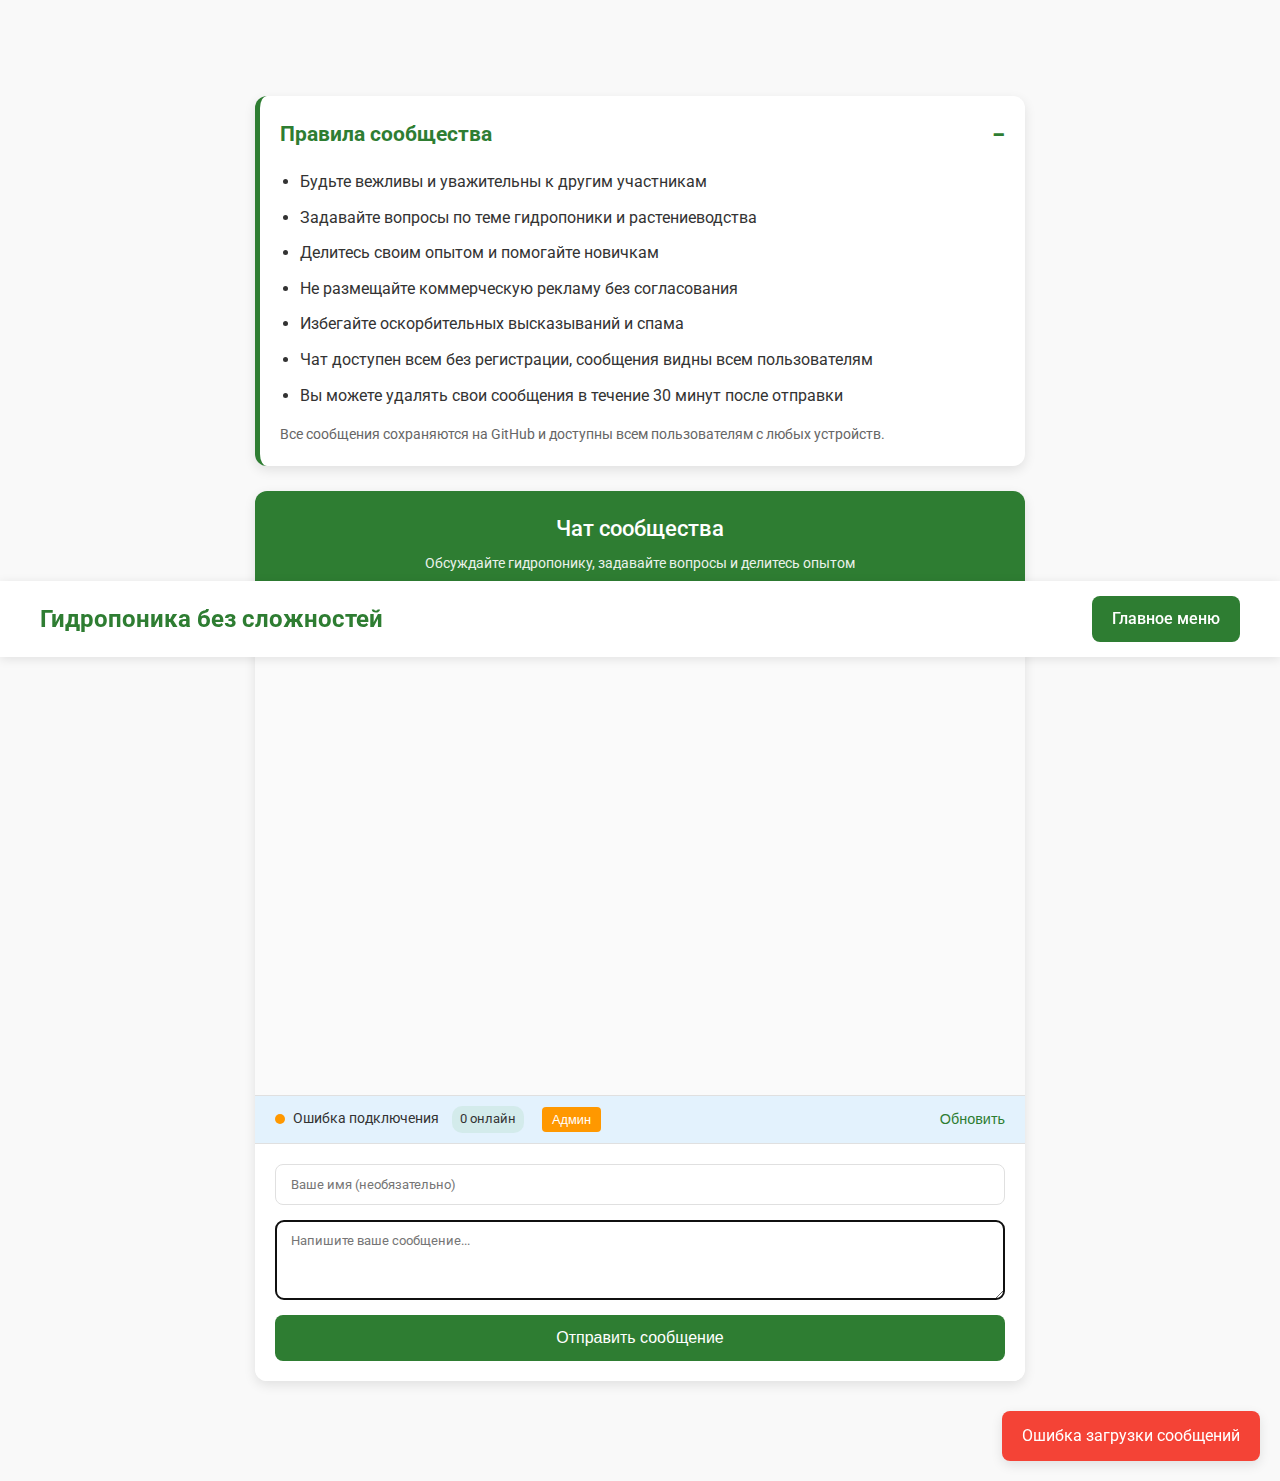
<file: index.html>
<!DOCTYPE html>
<html lang="ru">
<head>
    <meta charset="UTF-8">
    <meta name="viewport" content="width=device-width, initial-scale=1.0">
    <title>Чат сообщества | Гидропоника без сложностей</title>
    <link href="https://fonts.googleapis.com/css2?family=Roboto:wght@300;400;500;700&display=swap" rel="stylesheet">
    <style>
        :root {
            --primary-green: #2e7d32;
            --light-green: #4caf50;
            --background: #f9f9f9;
            --card-bg: #ffffff;
            --text: #333333;
            --border: #e0e0e0;
            --shadow: rgba(0, 0, 0, 0.1);
            --hover: #f5f5f5;
        }
        
        * {
            margin: 0;
            padding: 0;
            box-sizing: border-box;
        }
        
        body {
            font-family: 'Roboto', sans-serif;
            background-color: var(--background);
            color: var(--text);
            line-height: 1.6;
            padding-bottom: 80px;
        }
        
        .header {
            background-color: white;
            padding: 15px 20px;
            box-shadow: 0 2px 10px var(--shadow);
            position: sticky;
            top: 0;
            z-index: 100;
        }
        
        .nav-container {
            display: flex;
            justify-content: space-between;
            align-items: center;
            max-width: 1200px;
            margin: 0 auto;
        }
        
        .logo {
            font-size: 1.5rem;
            font-weight: 700;
            color: var(--primary-green);
            text-decoration: none;
        }
        
        .menu-button {
            background-color: var(--primary-green);
            color: white;
            border: none;
            padding: 10px 20px;
            border-radius: 8px;
            font-weight: 500;
            cursor: pointer;
            text-decoration: none;
            display: inline-block;
            transition: background-color 0.3s;
        }
        
        .menu-button:hover {
            background-color: var(--light-green);
        }
        
        .container {
            max-width: 800px;
            margin: 20px auto;
            padding: 0 15px;
        }
        
        .rules-card {
            background-color: var(--card-bg);
            border-radius: 12px;
            padding: 20px;
            margin-bottom: 25px;
            box-shadow: 0 4px 12px var(--shadow);
            border-left: 5px solid var(--primary-green);
        }
        
        .rules-title {
            color: var(--primary-green);
            margin-bottom: 15px;
            font-size: 1.3rem;
            display: flex;
            align-items: center;
            cursor: pointer;
        }
        
        .rules-title:after {
            content: "−";
            margin-left: auto;
            font-size: 1.5rem;
        }
        
        .rules-content {
            margin-top: 10px;
        }
        
        .rules-list {
            padding-left: 20px;
        }
        
        .rules-list li {
            margin-bottom: 10px;
        }
        
        .chat-card {
            background-color: var(--card-bg);
            border-radius: 12px;
            overflow: hidden;
            box-shadow: 0 4px 12px var(--shadow);
        }
        
        .chat-header {
            background-color: var(--primary-green);
            color: white;
            padding: 20px;
            text-align: center;
        }
        
        .chat-title {
            font-size: 1.4rem;
            font-weight: 500;
        }
        
        .chat-subtitle {
            font-size: 0.9rem;
            opacity: 0.9;
            margin-top: 5px;
        }
        
        .messages-container {
            height: 500px;
            overflow-y: auto;
            padding: 20px;
            background-color: #fafafa;
        }
        
        .message {
            margin-bottom: 20px;
            padding: 15px;
            border-radius: 10px;
            background-color: white;
            position: relative;
            transition: background-color 0.2s;
            box-shadow: 0 2px 4px rgba(0,0,0,0.05);
            border-left: 4px solid var(--light-green);
        }
        
        .message:hover {
            background-color: var(--hover);
        }
        
        .message.reply {
            margin-left: 30px;
            border-left-color: #2196f3;
        }
        
        .message-header {
            display: flex;
            justify-content: space-between;
            margin-bottom: 8px;
            font-size: 0.9rem;
        }
        
        .message-user {
            font-weight: 500;
            color: var(--primary-green);
        }
        
        .message-time {
            color: #666;
            font-size: 0.8rem;
        }
        
        .message-content {
            margin-bottom: 10px;
            line-height: 1.5;
        }
        
        .message-reply-to {
            font-size: 0.85rem;
            color: #666;
            padding: 8px;
            background-color: #e8f5e9;
            border-radius: 6px;
            margin-bottom: 10px;
            border-left: 3px solid var(--light-green);
            font-style: italic;
        }
        
        .message-actions {
            display: flex;
            gap: 10px;
            margin-top: 10px;
        }
        
        .reply-button, .delete-button {
            background: none;
            border: none;
            font-size: 0.85rem;
            cursor: pointer;
            padding: 5px 10px;
            border-radius: 4px;
            transition: all 0.2s;
        }
        
        .reply-button {
            color: var(--light-green);
            border: 1px solid var(--light-green);
        }
        
        .reply-button:hover {
            background-color: rgba(76, 175, 80, 0.1);
        }
        
        .delete-button {
            color: #f44336;
            border: 1px solid #f44336;
        }
        
        .delete-button:hover {
            background-color: rgba(244, 67, 54, 0.1);
        }
        
        .no-messages {
            text-align: center;
            color: #666;
            padding: 40px 20px;
            font-style: italic;
        }
        
        .input-container {
            padding: 20px;
            border-top: 1px solid var(--border);
            background-color: var(--card-bg);
        }
        
        .input-group {
            display: flex;
            flex-direction: column;
            gap: 15px;
        }
        
        .username-input {
            padding: 12px 15px;
            border: 1px solid var(--border);
            border-radius: 8px;
            font-family: 'Roboto', sans-serif;
        }
        
        .message-input {
            padding: 12px 15px;
            border: 1px solid var(--border);
            border-radius: 8px;
            font-family: 'Roboto', sans-serif;
            min-height: 80px;
            resize: vertical;
        }
        
        .reply-info {
            padding: 10px 15px;
            background-color: #e8f5e9;
            border-radius: 8px;
            font-size: 0.9rem;
            display: flex;
            justify-content: space-between;
            align-items: center;
        }
        
        .cancel-reply {
            background: none;
            border: none;
            color: #d32f2f;
            cursor: pointer;
            font-size: 0.9rem;
        }
        
        .submit-button {
            background-color: var(--primary-green);
            color: white;
            border: none;
            padding: 14px;
            border-radius: 8px;
            font-weight: 500;
            cursor: pointer;
            transition: background-color 0.3s;
            font-size: 1rem;
        }
        
        .submit-button:hover {
            background-color: var(--light-green);
        }
        
        .submit-button:disabled {
            background-color: #cccccc;
            cursor: not-allowed;
        }
        
        .status-bar {
            padding: 10px 20px;
            background-color: #e3f2fd;
            border-top: 1px solid var(--border);
            display: flex;
            justify-content: space-between;
            align-items: center;
            font-size: 0.85rem;
        }
        
        .status-indicator {
            display: flex;
            align-items: center;
            gap: 8px;
        }
        
        .status-dot {
            width: 10px;
            height: 10px;
            border-radius: 50%;
            background-color: #4caf50;
        }
        
        .status-dot.offline {
            background-color: #f44336;
        }
        
        .refresh-button {
            background: none;
            border: none;
            color: var(--primary-green);
            cursor: pointer;
            font-size: 0.9rem;
            display: flex;
            align-items: center;
            gap: 5px;
        }
        
        .refresh-button:hover {
            text-decoration: underline;
        }
        
        @media (max-width: 768px) {
            .container {
                padding: 0 10px;
                margin: 10px auto;
            }
            
            .header {
                padding: 12px 15px;
            }
            
            .logo {
                font-size: 1.3rem;
            }
            
            .menu-button {
                padding: 8px 15px;
                font-size: 0.9rem;
            }
            
            .messages-container {
                height: 400px;
                padding: 15px;
            }
            
            .message {
                padding: 12px;
            }
            
            .message.reply {
                margin-left: 15px;
            }
            
            .input-container {
                padding: 15px;
            }
            
            .rules-card {
                padding: 15px;
            }
            
            .rules-title {
                font-size: 1.1rem;
            }
            
            .status-bar {
                padding: 8px 15px;
                flex-direction: column;
                gap: 5px;
                align-items: flex-start;
            }
            
            .message-actions {
                flex-direction: column;
                gap: 5px;
            }
        }
        
        @media (max-width: 480px) {
            .messages-container {
                height: 350px;
            }
            
            .chat-header {
                padding: 15px;
            }
            
            .chat-title {
                font-size: 1.2rem;
            }
            
            .message-header {
                flex-direction: column;
                gap: 5px;
            }
        }
        
        .new-message {
            animation: highlight 2s ease;
        }
        
        @keyframes highlight {
            0% { background-color: rgba(76, 175, 80, 0.2); }
            100% { background-color: white; }
        }
        
        .typing-indicator {
            padding: 10px 20px;
            font-style: italic;
            color: #666;
            font-size: 0.9rem;
            display: none;
        }
        
        .loading {
            text-align: center;
            padding: 20px;
            color: #666;
        }
        
        .loading:after {
            content: '...';
            animation: dots 1.5s steps(4, end) infinite;
        }
        
        @keyframes dots {
            0%, 20% { content: ''; }
            40% { content: '.'; }
            60% { content: '..'; }
            80%, 100% { content: '...'; }
        }
        
        .notification {
            position: fixed;
            bottom: 20px;
            right: 20px;
            background-color: var(--primary-green);
            color: white;
            padding: 12px 20px;
            border-radius: 8px;
            box-shadow: 0 4px 12px var(--shadow);
            z-index: 1000;
            transform: translateY(100px);
            opacity: 0;
            transition: all 0.3s ease;
            max-width: 300px;
        }
        
        .notification.show {
            transform: translateY(0);
            opacity: 1;
        }
        
        .notification.error {
            background-color: #f44336;
        }
        
        .notification.info {
            background-color: #2196f3;
        }
        
        .notification.warning {
            background-color: #ff9800;
        }
        
        .admin-controls {
            background-color: var(--card-bg);
            border-radius: 12px;
            padding: 20px;
            margin-top: 25px;
            box-shadow: 0 4px 12px var(--shadow);
            border-left: 5px solid #ff9800;
        }
        
        .admin-title {
            color: #333;
            margin-bottom: 15px;
            font-size: 1.2rem;
            display: flex;
            align-items: center;
            gap: 10px;
        }
        
        .admin-buttons {
            display: flex;
            gap: 10px;
            flex-wrap: wrap;
        }
        
        .admin-button {
            background-color: #ff9800;
            color: white;
            border: none;
            padding: 10px 15px;
            border-radius: 8px;
            cursor: pointer;
            font-weight: 500;
            transition: background-color 0.3s;
            flex: 1;
            min-width: 150px;
        }
        
        .admin-button:hover {
            background-color: #f57c00;
        }
        
        .admin-button.delete-all {
            background-color: #f44336;
        }
        
        .admin-button.delete-all:hover {
            background-color: #d32f2f;
        }
        
        .admin-info {
            font-size: 0.9rem;
            color: #666;
            margin-top: 10px;
            line-height: 1.5;
        }
        
        .deleting {
            animation: pulse 1.5s infinite;
        }
        
        @keyframes pulse {
            0% { opacity: 1; }
            50% { opacity: 0.5; }
            100% { opacity: 1; }
        }
        
        .connection-status {
            position: fixed;
            top: 80px;
            right: 20px;
            padding: 8px 15px;
            border-radius: 20px;
            font-size: 0.8rem;
            background-color: rgba(76, 175, 80, 0.1);
            color: var(--primary-green);
            border: 1px solid rgba(76, 175, 80, 0.3);
            display: none;
        }
        
        .user-count {
            background-color: rgba(76, 175, 80, 0.1);
            padding: 3px 8px;
            border-radius: 10px;
            font-size: 0.8rem;
            margin-left: 5px;
        }
        
        .admin-badge {
            background-color: #ff9800;
            color: white;
            padding: 2px 8px;
            border-radius: 10px;
            font-size: 0.7rem;
            font-weight: 500;
        }
    </style>
</head>
<body>
    <header class="header">
        <div class="nav-container">
            <a href="#" class="logo">Гидропоника без сложностей</a>
            <a href="https://maksimf71.github.io/hydrohelper/" class="menu-button">Главное меню</a>
        </div>
    </header>
    
    <main class="container">
        <section class="rules-card">
            <h2 class="rules-title">Правила сообщества</h2>
            <div class="rules-content">
                <ul class="rules-list">
                    <li>Будьте вежливы и уважительны к другим участникам</li>
                    <li>Задавайте вопросы по теме гидропоники и растениеводства</li>
                    <li>Делитесь своим опытом и помогайте новичкам</li>
                    <li>Не размещайте коммерческую рекламу без согласования</li>
                    <li>Избегайте оскорбительных высказываний и спама</li>
                    <li>Чат доступен всем без регистрации, сообщения видны всем пользователям</li>
                    <li>Вы можете удалять свои сообщения в течение 30 минут после отправки</li>
                </ul>
                <p style="margin-top: 15px; font-size: 0.9rem; color: #666;">
                    Все сообщения сохраняются на GitHub и доступны всем пользователям с любых устройств.
                </p>
            </div>
        </section>
        
        <section class="chat-card">
            <div class="chat-header">
                <h1 class="chat-title">Чат сообщества</h1>
                <p class="chat-subtitle" id="chatSubtitle">Обсуждайте гидропонику, задавайте вопросы и делитесь опытом</p>
            </div>
            
            <div class="messages-container" id="messagesContainer">
                <div class="loading" id="loadingMessages">Загрузка сообщений</div>
                <div class="no-messages" id="noMessages" style="display: none;">Пока нет сообщений. Будьте первым, кто напишет!</div>
            </div>
            
            <div class="typing-indicator" id="typingIndicator">
                Кто-то печатает...
            </div>
            
            <div class="status-bar">
                <div class="status-indicator">
                    <div class="status-dot" id="statusDot"></div>
                    <span id="statusText">Подключение к чату...</span>
                    <span class="user-count" id="userCount">0 онлайн</span>
                </div>
                <button class="refresh-button" id="refreshButton">
                    <span>Обновить</span>
                </button>
            </div>
            
            <div class="input-container">
                <div class="input-group">
                    <input type="text" class="username-input" id="usernameInput" placeholder="Ваше имя (необязательно)" maxlength="30">
                    
                    <div id="replyInfo" class="reply-info" style="display: none;">
                        <span>Ответ на сообщение: <span id="replyToText"></span></span>
                        <button class="cancel-reply" id="cancelReply">Отменить</button>
                    </div>
                    
                    <textarea class="message-input" id="messageInput" placeholder="Напишите ваше сообщение..."></textarea>
                    
                    <button class="submit-button" id="sendButton">Отправить сообщение</button>
                </div>
            </div>
        </section>
        
        <section class="admin-controls" id="adminControls">
            <h3 class="admin-title">
                <span>Управление чатом</span>
                <span class="admin-badge">Админ</span>
            </h3>
            
            <div class="admin-buttons">
                <button class="admin-button" id="clearLocalBtn">Очистить локальные данные</button>
                <button class="admin-button delete-all" id="clearAllBtn">Удалить все сообщения</button>
                <button class="admin-button" id="exportMessagesBtn">Экспорт сообщений</button>
            </div>
            
            <p class="admin-info">
                Внимание: удаление всех сообщений невозможно отменить! Все данные будут удалены с GitHub.
                Удаление доступно только администратору чата.
            </p>
        </section>
    </main>

    <div class="notification" id="notification"></div>
    <div class="connection-status" id="connectionStatus">Соединение установлено</div>

    <script>
        // Конфигурация с предустановленным токеном
        const CONFIG = {
            repoOwner: 'maksimf71',
            repoName: 'hydrohelper',
            githubToken: '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', // Встроенный токен
            messagesFile: 'chat-messages.json',
            maxDeleteTime: 30 * 60 * 1000 // 30 минут в миллисекундах
        };
        
        // Глобальные переменные
        let chatMessages = [];
        let replyingTo = null;
        let currentUser = null;
        let isOnline = false;
        let refreshInterval = null;
        let typingTimeout = null;
        let currentSha = null; // SHA последней версии файла
        let currentDeviceId = null;
        
        // Элементы DOM
        const elements = {
            messagesContainer: document.getElementById('messagesContainer'),
            noMessages: document.getElementById('noMessages'),
            loadingMessages: document.getElementById('loadingMessages'),
            usernameInput: document.getElementById('usernameInput'),
            messageInput: document.getElementById('messageInput'),
            sendButton: document.getElementById('sendButton'),
            replyInfo: document.getElementById('replyInfo'),
            replyToText: document.getElementById('replyToText'),
            cancelReply: document.getElementById('cancelReply'),
            refreshButton: document.getElementById('refreshButton'),
            statusDot: document.getElementById('statusDot'),
            statusText: document.getElementById('statusText'),
            userCount: document.getElementById('userCount'),
            chatSubtitle: document.getElementById('chatSubtitle'),
            notification: document.getElementById('notification'),
            connectionStatus: document.getElementById('connectionStatus'),
            typingIndicator: document.getElementById('typingIndicator'),
            adminControls: document.getElementById('adminControls'),
            clearLocalBtn: document.getElementById('clearLocalBtn'),
            clearAllBtn: document.getElementById('clearAllBtn'),
            exportMessagesBtn: document.getElementById('exportMessagesBtn')
        };
        
        // Инициализация при загрузке страницы
        document.addEventListener('DOMContentLoaded', async () => {
            // Получаем ID устройства
            currentDeviceId = getDeviceId();
            
            // Восстанавливаем имя пользователя
            const savedUsername = localStorage.getItem('hydrochat_username');
            if (savedUsername) {
                elements.usernameInput.value = savedUsername;
                currentUser = savedUsername;
            }
            
            // Загружаем сообщения
            await loadMessages();
            
            // Запускаем автообновление
            startAutoRefresh();
            
            // Фокус на поле ввода
            setTimeout(() => {
                elements.messageInput.focus();
            }, 500);
            
            // Настройка обработчиков событий
            setupEventListeners();
        });
        
        // Настройка обработчиков событий
        function setupEventListeners() {
            elements.sendButton.addEventListener('click', sendMessage);
            
            elements.messageInput.addEventListener('keydown', (e) => {
                if (e.ctrlKey && e.key === 'Enter') {
                    sendMessage();
                }
            });
            
            elements.cancelReply.addEventListener('click', cancelReplyFunction);
            
            elements.refreshButton.addEventListener('click', () => {
                loadMessages(true);
            });
            
            elements.messageInput.addEventListener('input', () => {
                showTypingIndicator();
            });
            
            elements.clearLocalBtn.addEventListener('click', clearLocalData);
            elements.clearAllBtn.addEventListener('click', clearAllMessages);
            elements.exportMessagesBtn.addEventListener('click', exportMessages);
            
            // Сохраняем имя пользователя при изменении
            elements.usernameInput.addEventListener('change', () => {
                const username = elements.usernameInput.value.trim();
                if (username) {
                    localStorage.setItem('hydrochat_username', username);
                    currentUser = username;
                }
            });
        }
        
        // Загрузка сообщений с GitHub
        async function loadMessages(showNotification = false) {
            try {
                updateStatus('Загрузка сообщений...', 'loading');
                
                const messages = await loadMessagesFromGitHub();
                
                if (messages && Array.isArray(messages)) {
                    chatMessages = messages;
                    renderMessages();
                    
                    if (showNotification) {
                        showNotificationMessage(`Загружено ${chatMessages.length} сообщений`, 'success');
                    }
                    
                    updateStatus('Онлайн', 'online');
                    updateUserCount();
                } else {
                    chatMessages = [];
                    elements.noMessages.style.display = 'block';
                    elements.loadingMessages.style.display = 'none';
                    updateStatus('Чат пуст', 'offline');
                }
                
            } catch (error) {
                console.error('Ошибка загрузки сообщений:', error);
                showNotificationMessage('Ошибка загрузки сообщений', 'error');
                updateStatus('Ошибка подключения', 'error');
                
                // Пробуем загрузить из localStorage как резерв
                try {
                    const localMessages = localStorage.getItem('hydrochat_backup');
                    if (localMessages) {
                        chatMessages = JSON.parse(localMessages);
                        renderMessages();
                        showNotificationMessage('Используем локальную копию', 'warning');
                    }
                } catch (e) {
                    console.error('Ошибка загрузки из localStorage:', e);
                }
            }
        }
        
        // Загрузка сообщений с GitHub API
        async function loadMessagesFromGitHub() {
            try {
                // URL для raw файла на GitHub
                const fileUrl = `https://raw.githubusercontent.com/${CONFIG.repoOwner}/${CONFIG.repoName}/main/${CONFIG.messagesFile}`;
                
                const response = await fetch(fileUrl + '?t=' + Date.now(), {
                    headers: {
                        'Accept': 'application/json'
                    }
                });
                
                if (response.ok) {
                    const data = await response.json();
                    
                    // Получаем информацию о файле для получения SHA
                    await getFileInfo();
                    
                    return data.messages || data || [];
                } else if (response.status === 404) {
                    // Файл не существует, создадим пустой
                    console.log('Файл не найден, будет создан при первом сообщении');
                    return [];
                }
                
            } catch (error) {
                console.error('GitHub API error:', error);
                throw error;
            }
            
            return [];
        }
        
        // Получение информации о файле (для получения SHA)
        async function getFileInfo() {
            if (!CONFIG.githubToken) return;
            
            try {
                const apiUrl = `https://api.github.com/repos/${CONFIG.repoOwner}/${CONFIG.repoName}/contents/${CONFIG.messagesFile}`;
                
                const response = await fetch(apiUrl, {
                    headers: {
                        'Authorization': `token ${CONFIG.githubToken}`,
                        'Accept': 'application/vnd.github.v3+json'
                    }
                });
                
                if (response.ok) {
                    const fileInfo = await response.json();
                    currentSha = fileInfo.sha;
                }
            } catch (error) {
                console.error('Ошибка получения информации о файле:', error);
            }
        }
        
        // Сохранение сообщений на GitHub
        async function saveMessagesToGitHub() {
            if (!CONFIG.githubToken) {
                throw new Error('GitHub Token не указан');
            }
            
            try {
                // Подготовка данных
                const chatData = {
                    messages: chatMessages,
                    lastUpdated: new Date().toISOString(),
                    totalMessages: chatMessages.length,
                    lastUpdateBy: currentUser || 'anonymous'
                };
                
                const content = JSON.stringify(chatData, null, 2);
                const encodedContent = btoa(unescape(encodeURIComponent(content)));
                
                // URL API GitHub
                const apiUrl = `https://api.github.com/repos/${CONFIG.repoOwner}/${CONFIG.repoName}/contents/${CONFIG.messagesFile}`;
                
                // Подготовка тела запроса
                const body = {
                    message: `Обновление чата: ${new Date().toLocaleString('ru-RU')}`,
                    content: encodedContent,
                    committer: {
                        name: currentUser ? `HydroHelper: ${currentUser}` : 'HydroHelper Chat',
                        email: 'chat@hydrohelper.com'
                    }
                };
                
                // Если есть SHA предыдущей версии, добавляем его
                if (currentSha) {
                    body.sha = currentSha;
                }
                
                // Отправка запроса
                const response = await fetch(apiUrl, {
                    method: 'PUT',
                    headers: {
                        'Authorization': `token ${CONFIG.githubToken}`,
                        'Accept': 'application/vnd.github.v3+json',
                        'Content-Type': 'application/json'
                    },
                    body: JSON.stringify(body)
                });
                
                if (response.ok) {
                    const result = await response.json();
                    currentSha = result.content.sha;
                    
                    // Сохраняем резервную копию в localStorage
                    localStorage.setItem('hydrochat_backup', JSON.stringify(chatMessages));
                    
                    return true;
                } else {
                    const errorData = await response.json();
                    throw new Error(errorData.message || 'Ошибка сохранения на GitHub');
                }
                
            } catch (error) {
                console.error('Ошибка сохранения на GitHub:', error);
                throw error;
            }
        }
        
        // Отображение сообщений
        function renderMessages() {
            // Очищаем контейнер
            elements.messagesContainer.innerHTML = '';
            elements.loadingMessages.style.display = 'none';
            
            // Показываем сообщение, если чат пустой
            if (chatMessages.length === 0) {
                elements.noMessages.style.display = 'block';
                return;
            }
            
            elements.noMessages.style.display = 'none';
            
            // Сортируем сообщения по времени (от старых к новым)
            const sortedMessages = [...chatMessages].sort((a, b) => 
                new Date(a.timestamp) - new Date(b.timestamp)
            );
            
            // Отображаем каждое сообщение
            sortedMessages.forEach((message, index) => {
                const messageElement = document.createElement('div');
                messageElement.className = `message ${message.replyToId ? 'reply' : ''}`;
                messageElement.dataset.id = message.id;
                
                // Проверяем, можно ли удалить сообщение
                const messageTime = new Date(message.timestamp).getTime();
                const currentTime = Date.now();
                const canDelete = message.deviceId === currentDeviceId && 
                                 (currentTime - messageTime) <= CONFIG.maxDeleteTime;
                
                // Если это ответ на другое сообщение
                let replyContent = '';
                if (message.replyToId) {
                    const originalMessage = chatMessages.find(m => m.id === message.replyToId);
                    if (originalMessage) {
                        const originalText = originalMessage.text.length > 80 
                            ? originalMessage.text.substring(0, 80) + '...' 
                            : originalMessage.text;
                        replyContent = `
                            <div class="message-reply-to">
                                Ответ на: "${escapeHtml(originalText)}"
                            </div>
                        `;
                    }
                }
                
                // Форматируем время
                const messageDate = new Date(message.timestamp);
                const now = new Date();
                const diffHours = (now - messageDate) / (1000 * 60 * 60);
                
                let timeString;
                if (diffHours < 24) {
                    timeString = messageDate.toLocaleTimeString('ru-RU', {
                        hour: '2-digit',
                        minute: '2-digit'
                    });
                } else {
                    timeString = messageDate.toLocaleDateString('ru-RU', {
                        day: 'numeric',
                        month: 'short',
                        hour: '2-digit',
                        minute: '2-digit'
                    });
                }
                
                // Добавляем метку "вы" для своих сообщений
                const userDisplay = message.deviceId === currentDeviceId 
                    ? `${escapeHtml(message.username || 'Аноним')} (вы)`
                    : escapeHtml(message.username || 'Аноним');
                
                messageElement.innerHTML = `
                    <div class="message-header">
                        <span class="message-user">${userDisplay}</span>
                        <span class="message-time">${timeString}</span>
                    </div>
                    ${replyContent}
                    <div class="message-content">${escapeHtml(message.text)}</div>
                    <div class="message-actions">
                        <button class="reply-button" data-id="${message.id}">Ответить</button>
                        ${canDelete ? `<button class="delete-button" data-id="${message.id}">Удалить</button>` : ''}
                    </div>
                `;
                
                elements.messagesContainer.appendChild(messageElement);
            });
            
            // Прокручиваем вниз к последнему сообщению
            elements.messagesContainer.scrollTop = elements.messagesContainer.scrollHeight;
            
            // Добавляем обработчики для кнопок "Ответить"
            elements.messagesContainer.querySelectorAll('.reply-button').forEach(button => {
                button.addEventListener('click', (e) => {
                    const messageId = e.target.dataset.id;
                    const message = chatMessages.find(m => m.id == messageId);
                    if (message) {
                        setupReply(message);
                    }
                });
            });
            
            // Добавляем обработчики для кнопок "Удалить"
            elements.messagesContainer.querySelectorAll('.delete-button').forEach(button => {
                button.addEventListener('click', async (e) => {
                    const messageId = e.target.dataset.id;
                    await deleteMessage(messageId);
                });
            });
            
            // Обновляем подзаголовок
            updateChatSubtitle();
        }
        
        // Настройка ответа на сообщение
        function setupReply(message) {
            replyingTo = message.id;
            
            const displayText = message.text.length > 40 
                ? message.text.substring(0, 40) + '...' 
                : message.text;
            
            elements.replyToText.textContent = displayText;
            elements.replyInfo.style.display = 'flex';
            elements.messageInput.focus();
            
            elements.messageInput.scrollIntoView({ 
                behavior: 'smooth', 
                block: 'nearest' 
            });
        }
        
        // Отмена ответа
        function cancelReplyFunction() {
            replyingTo = null;
            elements.replyInfo.style.display = 'none';
        }
        
        // Отправка нового сообщения
        async function sendMessage() {
            const username = elements.usernameInput.value.trim();
            const text = elements.messageInput.value.trim();
            
            if (!text) {
                showNotificationMessage('Пожалуйста, введите текст сообщения', 'error');
                elements.messageInput.focus();
                return;
            }
            
            // Сохраняем имя пользователя
            if (username) {
                localStorage.setItem('hydrochat_username', username);
                currentUser = username;
            }
            
            // Блокируем кнопку отправки
            elements.sendButton.disabled = true;
            elements.sendButton.textContent = 'Отправка...';
            
            try {
                const newMessage = {
                    id: Date.now() + '_' + Math.random().toString(36).substr(2, 9),
                    username: username || null,
                    text: text,
                    timestamp: new Date().toISOString(),
                    replyToId: replyingTo || null,
                    deviceId: currentDeviceId
                };
                
                // Добавляем сообщение локально
                chatMessages.push(newMessage);
                renderMessages();
                
                // Сбрасываем форму
                elements.messageInput.value = '';
                cancelReplyFunction();
                
                // Сохраняем на GitHub
                await saveMessagesToGitHub();
                
                showNotificationMessage('Сообщение отправлено!', 'success');
                
                // Подсвечиваем новое сообщение
                const lastMessage = document.querySelector(`.message[data-id="${newMessage.id}"]`);
                if (lastMessage) {
                    lastMessage.classList.add('new-message');
                }
                
                // Прокручиваем к новому сообщению
                elements.messagesContainer.scrollTop = elements.messagesContainer.scrollHeight;
                
            } catch (error) {
                console.error('Ошибка отправки:', error);
                
                // Сохраняем в localStorage как резерв
                localStorage.setItem('hydrochat_backup', JSON.stringify(chatMessages));
                
                showNotificationMessage('Ошибка отправки: ' + error.message, 'error');
            } finally {
                // Разблокируем кнопку отправки
                elements.sendButton.disabled = false;
                elements.sendButton.textContent = 'Отправить сообщение';
            }
        }
        
        // Удаление сообщения
        async function deleteMessage(messageId) {
            if (!confirm('Удалить это сообщение? Это действие нельзя отменить.')) {
                return;
            }
            
            const messageIndex = chatMessages.findIndex(m => m.id === messageId);
            if (messageIndex === -1) {
                showNotificationMessage('Сообщение не найдено', 'error');
                return;
            }
            
            const message = chatMessages[messageIndex];
            
            // Проверяем, что сообщение можно удалить
            const messageTime = new Date(message.timestamp).getTime();
            const currentTime = Date.now();
            
            if (message.deviceId !== currentDeviceId) {
                showNotificationMessage('Вы можете удалять только свои сообщения', 'error');
                return;
            }
            
            if ((currentTime - messageTime) > CONFIG.maxDeleteTime) {
                showNotificationMessage('Сообщение можно удалить только в течение 30 минут после отправки', 'error');
                return;
            }
            
            // Удаляем сообщение из массива
            chatMessages.splice(messageIndex, 1);
            
            // Обновляем отображение
            renderMessages();
            
            try {
                // Сохраняем изменения на GitHub
                await saveMessagesToGitHub();
                showNotificationMessage('Сообщение удалено', 'success');
            } catch (error) {
                console.error('Ошибка при удалении сообщения:', error);
                showNotificationMessage('Ошибка при удалении: ' + error.message, 'error');
                
                // Восстанавливаем сообщение в массиве
                chatMessages.splice(messageIndex, 0, message);
                renderMessages();
            }
        }
        
        // Очистка локальных данных
        function clearLocalData() {
            if (confirm('Очистить все локальные данные (история, имя пользователя)?')) {
                localStorage.removeItem('hydrochat_username');
                localStorage.removeItem('hydrochat_backup');
                localStorage.removeItem('hydrochat_device_id');
                
                elements.usernameInput.value = '';
                currentUser = null;
                currentDeviceId = getDeviceId(); // Генерируем новый ID устройства
                
                showNotificationMessage('Локальные данные очищены', 'success');
            }
        }
        
        // Удаление всех сообщений
        async function clearAllMessages() {
            if (!confirm('ВНИМАНИЕ: Вы действительно хотите удалить ВСЕ сообщения в чате?\n\nЭто действие невозможно отменить! Все сообщения будут удалены с GitHub для всех пользователей.')) {
                return;
            }
            
            // Блокируем кнопку
            elements.clearAllBtn.disabled = true;
            elements.clearAllBtn.textContent = 'Удаление...';
            elements.clearAllBtn.classList.add('deleting');
            
            try {
                // Очищаем массив сообщений
                chatMessages = [];
                
                // Сохраняем пустой массив на GitHub
                await saveMessagesToGitHub();
                
                // Обновляем отображение
                renderMessages();
                
                showNotificationMessage('Все сообщения удалены', 'success');
                
            } catch (error) {
                console.error('Ошибка при удалении всех сообщений:', error);
                showNotificationMessage('Ошибка: ' + error.message, 'error');
            } finally {
                // Разблокируем кнопку
                elements.clearAllBtn.disabled = false;
                elements.clearAllBtn.textContent = 'Удалить все сообщения';
                elements.clearAllBtn.classList.remove('deleting');
            }
        }
        
        // Экспорт сообщений
        function exportMessages() {
            const exportData = {
                messages: chatMessages,
                exportedAt: new Date().toISOString(),
                totalMessages: chatMessages.length
            };
            
            const dataStr = JSON.stringify(exportData, null, 2);
            const dataBlob = new Blob([dataStr], { type: 'application/json' });
            
            const url = URL.createObjectURL(dataBlob);
            const link = document.createElement('a');
            link.href = url;
            link.download = `chat-export-${new Date().toISOString().split('T')[0]}.json`;
            document.body.appendChild(link);
            link.click();
            document.body.removeChild(link);
            URL.revokeObjectURL(url);
            
            showNotificationMessage(`Экспортировано ${chatMessages.length} сообщений`, 'success');
        }
        
        // Обновление статуса подключения
        function updateStatus(text, status = 'loading') {
            elements.statusText.textContent = text;
            
            switch(status) {
                case 'online':
                    elements.statusDot.className = 'status-dot';
                    elements.statusDot.style.backgroundColor = '#4caf50';
                    isOnline = true;
                    break;
                case 'offline':
                    elements.statusDot.className = 'status-dot offline';
                    elements.statusDot.style.backgroundColor = '#f44336';
                    isOnline = false;
                    break;
                case 'error':
                    elements.statusDot.className = 'status-dot offline';
                    elements.statusDot.style.backgroundColor = '#ff9800';
                    isOnline = false;
                    break;
                case 'loading':
                    elements.statusDot.className = 'status-dot';
                    elements.statusDot.style.backgroundColor = '#ff9800';
                    isOnline = false;
                    break;
            }
        }
        
        // Обновление счетчика пользователей
        function updateUserCount() {
            // Считаем уникальных пользователей за последние 24 часа
            const last24Hours = new Date(Date.now() - 24 * 60 * 60 * 1000);
            const recentUsers = new Set();
            
            chatMessages.forEach(msg => {
                if (new Date(msg.timestamp) > last24Hours && msg.username) {
                    recentUsers.add(msg.username);
                }
            });
            
            const count = recentUsers.size || Math.min(chatMessages.length, 10);
            elements.userCount.textContent = `${count} онлайн`;
        }
        
        // Обновление подзаголовка чата
        function updateChatSubtitle() {
            if (elements.chatSubtitle) {
                const messageCount = chatMessages.length;
                const today = new Date().toDateString();
                const todayMessages = chatMessages.filter(m => 
                    new Date(m.timestamp).toDateString() === today
                ).length;
                
                elements.chatSubtitle.textContent = 
                    `Обсуждайте гидропонику, задавайте вопросы и делитесь опытом. ` +
                    `Сообщений: ${messageCount} (сегодня: ${todayMessages})`;
            }
        }
        
        // Показать индикатор набора текста
        function showTypingIndicator() {
            elements.typingIndicator.style.display = 'block';
            
            if (typingTimeout) {
                clearTimeout(typingTimeout);
            }
            
            typingTimeout = setTimeout(() => {
                elements.typingIndicator.style.display = 'none';
            }, 2000);
        }
        
        // Запуск автообновления
        function startAutoRefresh() {
            if (refreshInterval) {
                clearInterval(refreshInterval);
            }
            
            // Обновляем каждые 15 секунд
            refreshInterval = setInterval(async () => {
                if (isOnline) {
                    await checkForNewMessages();
                }
            }, 15000);
        }
        
        // Проверка новых сообщений
        async function checkForNewMessages() {
            try {
                const oldCount = chatMessages.length;
                const oldMessages = [...chatMessages];
                
                const newMessages = await loadMessagesFromGitHub();
                
                if (newMessages.length > oldCount) {
                    chatMessages = newMessages;
                    renderMessages();
                    
                    const newCount = newMessages.length - oldCount;
                    showNotificationMessage(`Получено ${newCount} новых сообщений`, 'info');
                    
                    // Восстанавливаем ответы если они есть
                    if (replyingTo && !chatMessages.find(m => m.id === replyingTo)) {
                        replyingTo = null;
                        elements.replyInfo.style.display = 'none';
                    }
                }
            } catch (error) {
                console.log('Ошибка проверки новых сообщений:', error);
            }
        }
        
        // Показать уведомление
        function showNotificationMessage(text, type = 'info') {
            elements.notification.textContent = text;
            elements.notification.className = `notification ${type}`;
            elements.notification.classList.add('show');
            
            setTimeout(() => {
                elements.notification.classList.remove('show');
            }, 3000);
        }
        
        // Экранирование HTML
        function escapeHtml(text) {
            const div = document.createElement('div');
            div.textContent = text;
            return div.innerHTML;
        }
        
        // Генерация ID устройства
        function getDeviceId() {
            let deviceId = localStorage.getItem('hydrochat_device_id');
            if (!deviceId) {
                deviceId = 'device_' + Date.now() + '_' + Math.random().toString(36).substr(2, 9);
                localStorage.setItem('hydrochat_device_id', deviceId);
            }
            return deviceId;
        }
        
        // Показать статус соединения
        function showConnectionStatus(text) {
            elements.connectionStatus.textContent = text;
            elements.connectionStatus.style.display = 'block';
            
            setTimeout(() => {
                elements.connectionStatus.style.display = 'none';
            }, 2000);
        }
        
        // Проверка доступа администратора
        function checkAdminAccess() {
            // Для простоты считаем администратором того, кто знает специальный пароль
            // В реальном приложении это должно быть более безопасно
            const adminPassword = prompt('Введите пароль администратора:');
            
            if (adminPassword === 'hydrohelper2024') {
                elements.adminControls.style.display = 'block';
                return true;
            } else {
                alert('Неверный пароль');
                return false;
            }
        }
        
        // Скрываем панель администратора по умолчанию
        elements.adminControls.style.display = 'none';
        
        // Добавляем кнопку для показа панели администратора
        const adminAccessBtn = document.createElement('button');
        adminAccessBtn.textContent = 'Админ';
        adminAccessBtn.style.cssText = `
            background-color: #ff9800;
            color: white;
            border: none;
            padding: 5px 10px;
            border-radius: 4px;
            cursor: pointer;
            margin-left: 10px;
            font-size: 0.8rem;
        `;
        adminAccessBtn.onclick = checkAdminAccess;
        
        const statusIndicator = document.querySelector('.status-indicator');
        statusIndicator.appendChild(adminAccessBtn);
    </script>
</body>
</html>
</file>
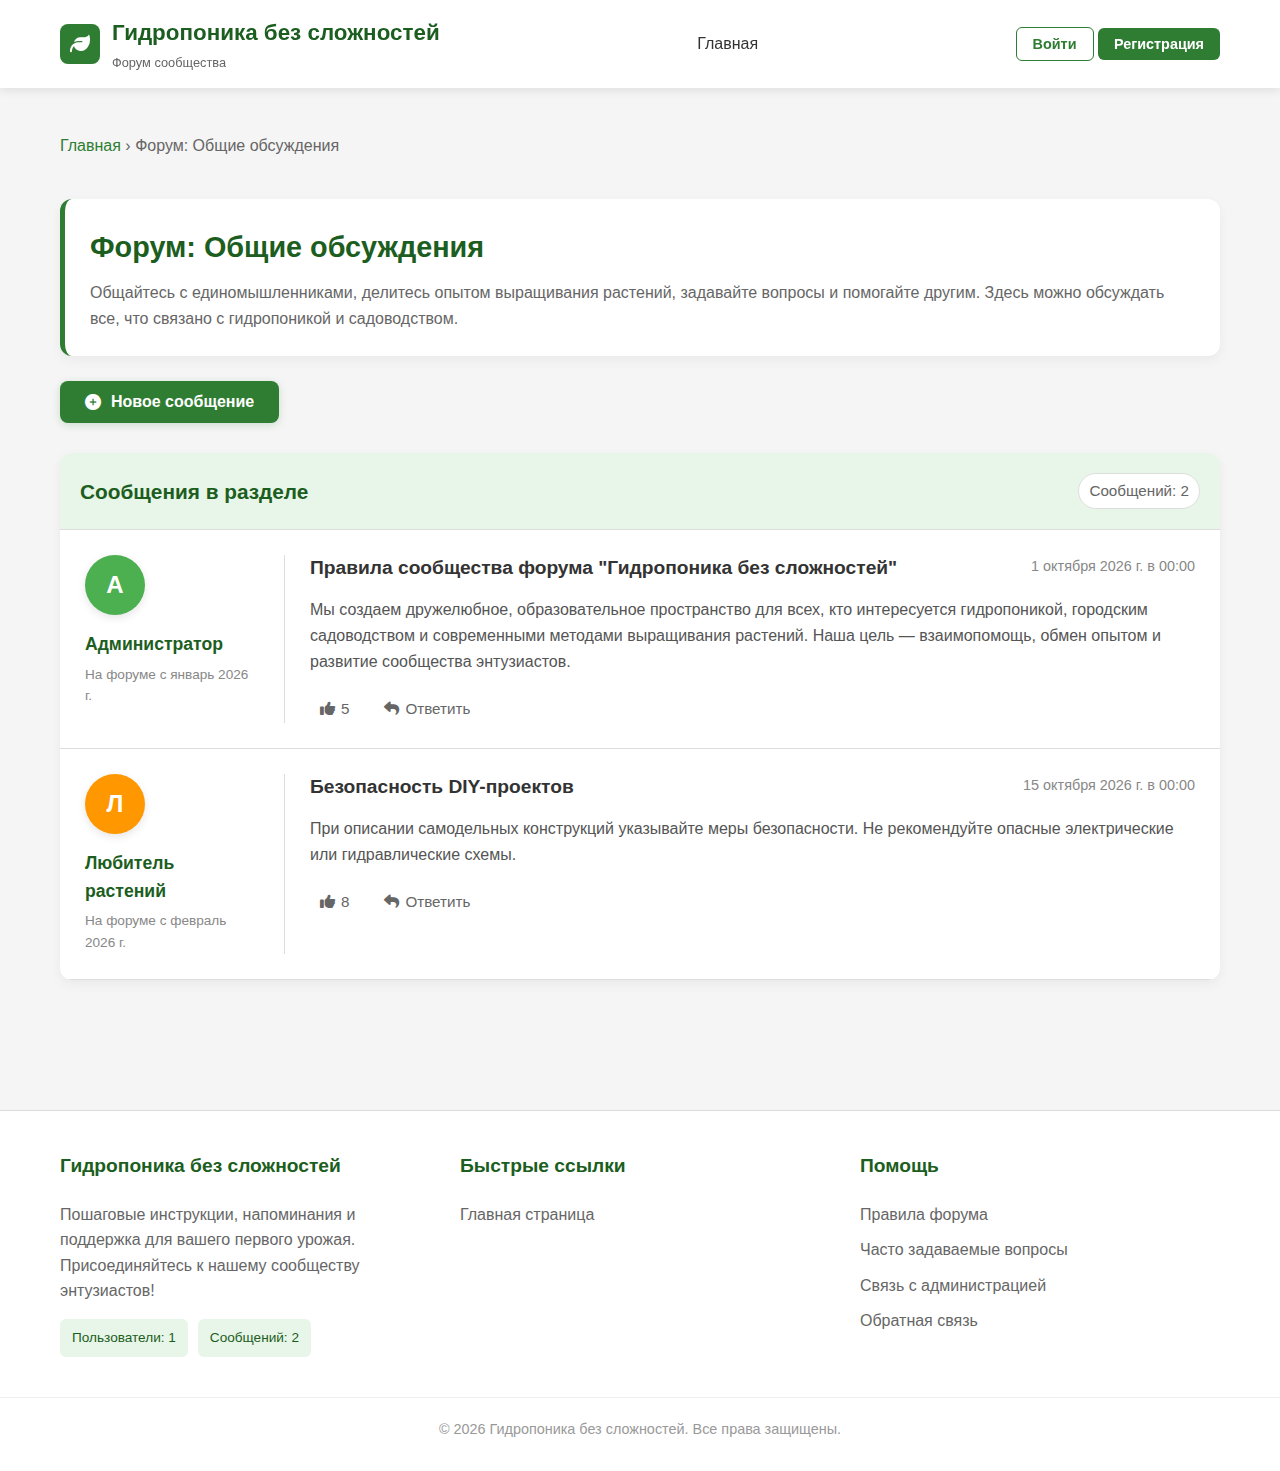
<file: Forum.html>
<!DOCTYPE html>
<html lang="ru">
<head>
    <meta charset="UTF-8">
    <meta name="viewport" content="width=device-width, initial-scale=1.0">
    <title>Форум | Гидропоника без сложностей</title>
    <link rel="stylesheet" href="https://cdnjs.cloudflare.com/ajax/libs/font-awesome/6.4.0/css/all.min.css">
    <style>
        * {
            margin: 0;
            padding: 0;
            box-sizing: border-box;
            font-family: -apple-system, BlinkMacSystemFont, 'Segoe UI', Roboto, Oxygen, Ubuntu, sans-serif;
        }

        :root {
            --primary-green: #2e7d32;
            --secondary-green: #4caf50;
            --light-green: #e8f5e9;
            --accent-green: #81c784;
            --dark-green: #1b5e20;
            --text-color: #333;
            --light-gray: #f5f5f5;
            --border-color: #ddd;
            --white: #ffffff;
        }

        body {
            background-color: var(--light-gray);
            color: var(--text-color);
            line-height: 1.6;
            min-height: 100vh;
            display: flex;
            flex-direction: column;
        }

        /* Header */
        header {
            background-color: var(--white);
            padding: 15px 0;
            box-shadow: 0 2px 10px rgba(0,0,0,0.1);
            position: sticky;
            top: 0;
            z-index: 100;
        }

        .header-container {
            max-width: 1200px;
            margin: 0 auto;
            padding: 0 20px;
            display: flex;
            justify-content: space-between;
            align-items: center;
        }

        .logo-container {
            display: flex;
            align-items: center;
            gap: 12px;
            text-decoration: none;
        }

        .logo-icon {
            width: 40px;
            height: 40px;
            background-color: var(--primary-green);
            border-radius: 8px;
            display: flex;
            align-items: center;
            justify-content: center;
            color: white;
            font-size: 20px;
        }

        .logo-text {
            font-size: 1.4rem;
            font-weight: 700;
            color: var(--dark-green);
        }

        .logo-subtext {
            font-size: 0.8rem;
            color: #666;
            margin-top: 2px;
        }

        .nav-links {
            display: flex;
            gap: 25px;
            align-items: center;
        }

        .nav-link {
            color: var(--text-color);
            text-decoration: none;
            font-weight: 500;
            transition: color 0.3s;
            padding: 8px 12px;
            border-radius: 6px;
        }

        .nav-link:hover {
            color: var(--primary-green);
            background-color: var(--light-green);
        }

        .nav-link.active {
            color: var(--primary-green);
            font-weight: 600;
        }

        /* User Actions */
        .user-actions {
            display: flex;
            align-items: center;
            gap: 15px;
        }

        .user-info {
            display: none;
            align-items: center;
            gap: 10px;
        }

        .user-avatar {
            width: 36px;
            height: 36px;
            border-radius: 50%;
            background-color: var(--accent-green);
            display: flex;
            align-items: center;
            justify-content: center;
            color: white;
            font-weight: bold;
            font-size: 16px;
        }

        .username {
            font-weight: 600;
            color: var(--dark-green);
        }

        .btn {
            padding: 8px 16px;
            border-radius: 6px;
            border: none;
            cursor: pointer;
            font-weight: 600;
            transition: all 0.3s ease;
            font-size: 0.9rem;
        }

        .btn-login {
            background-color: transparent;
            color: var(--primary-green);
            border: 1px solid var(--primary-green);
        }

        .btn-register {
            background-color: var(--primary-green);
            color: white;
        }

        .logout-btn {
            background-color: transparent;
            color: #666;
            border: 1px solid var(--border-color);
            padding: 5px 10px;
            border-radius: 4px;
            cursor: pointer;
            font-size: 0.85rem;
        }

        .btn-login:hover {
            background-color: var(--light-green);
        }

        .btn-register:hover {
            background-color: var(--dark-green);
        }

        .logout-btn:hover {
            background-color: #f5f5f5;
        }

        /* Main Content */
        main {
            flex: 1;
            max-width: 1200px;
            width: 100%;
            margin: 30px auto;
            padding: 0 20px;
        }

        /* Breadcrumb */
        .breadcrumb {
            padding: 15px 0;
            margin-bottom: 25px;
            color: #666;
        }

        .breadcrumb a {
            color: var(--primary-green);
            text-decoration: none;
        }

        .breadcrumb a:hover {
            text-decoration: underline;
        }

        /* Forum Header */
        .forum-header {
            background-color: var(--white);
            border-radius: 12px;
            padding: 25px;
            margin-bottom: 25px;
            box-shadow: 0 4px 12px rgba(0,0,0,0.05);
            border-left: 5px solid var(--primary-green);
        }

        .forum-title {
            font-size: 1.8rem;
            color: var(--dark-green);
            margin-bottom: 10px;
        }

        .forum-description {
            color: #666;
            font-size: 1rem;
            line-height: 1.6;
        }

        /* Add Message Button */
        .add-message-btn-container {
            margin-bottom: 30px;
        }

        .btn-add-message {
            background-color: var(--primary-green);
            color: white;
            padding: 12px 25px;
            border: none;
            border-radius: 8px;
            font-size: 1rem;
            font-weight: 600;
            cursor: pointer;
            display: inline-flex;
            align-items: center;
            gap: 10px;
            transition: background-color 0.3s;
            box-shadow: 0 2px 8px rgba(46, 125, 50, 0.2);
        }

        .btn-add-message:hover {
            background-color: var(--dark-green);
            transform: translateY(-2px);
            box-shadow: 0 4px 12px rgba(46, 125, 50, 0.3);
        }

        /* Add Message Form */
        .add-message-container {
            background-color: var(--white);
            border-radius: 12px;
            padding: 25px;
            margin-bottom: 30px;
            box-shadow: 0 4px 12px rgba(0,0,0,0.05);
            display: none;
        }

        .add-message-container.active {
            display: block;
            animation: fadeIn 0.3s ease;
        }

        @keyframes fadeIn {
            from { opacity: 0; transform: translateY(-10px); }
            to { opacity: 1; transform: translateY(0); }
        }

        .add-message-title {
            font-size: 1.4rem;
            color: var(--dark-green);
            margin-bottom: 20px;
            padding-bottom: 15px;
            border-bottom: 1px solid var(--border-color);
        }

        .form-group {
            margin-bottom: 20px;
        }

        .form-group label {
            display: block;
            margin-bottom: 8px;
            font-weight: 600;
            color: var(--dark-green);
        }

        .form-control {
            width: 100%;
            padding: 12px 15px;
            border: 1px solid var(--border-color);
            border-radius: 8px;
            font-size: 1rem;
            transition: border-color 0.3s, box-shadow 0.3s;
        }

        .form-control:focus {
            border-color: var(--primary-green);
            outline: none;
            box-shadow: 0 0 0 3px rgba(46, 125, 50, 0.1);
        }

        textarea.form-control {
            min-height: 150px;
            resize: vertical;
            line-height: 1.5;
        }

        .form-footer {
            display: flex;
            justify-content: flex-end;
            gap: 10px;
            margin-top: 20px;
        }

        .btn-primary {
            background-color: var(--primary-green);
            color: white;
            padding: 10px 20px;
            border: none;
            border-radius: 8px;
            cursor: pointer;
            font-weight: 600;
            transition: background-color 0.3s;
        }

        .btn-primary:hover {
            background-color: var(--dark-green);
        }

        .btn-secondary {
            background-color: #f5f5f5;
            color: #666;
            padding: 10px 20px;
            border: none;
            border-radius: 8px;
            cursor: pointer;
            font-weight: 600;
            transition: background-color 0.3s;
        }

        .btn-secondary:hover {
            background-color: #e0e0e0;
        }

        /* Messages Container */
        .messages-container {
            background-color: var(--white);
            border-radius: 12px;
            overflow: hidden;
            box-shadow: 0 4px 12px rgba(0,0,0,0.05);
            margin-bottom: 40px;
        }

        .messages-header {
            background-color: var(--light-green);
            padding: 20px;
            border-bottom: 1px solid var(--border-color);
            display: flex;
            justify-content: space-between;
            align-items: center;
        }

        .messages-title {
            font-size: 1.3rem;
            font-weight: 700;
            color: var(--dark-green);
        }

        .messages-count {
            color: #666;
            font-size: 0.95rem;
            background-color: white;
            padding: 5px 10px;
            border-radius: 20px;
            border: 1px solid var(--border-color);
        }

        .messages-list {
            padding: 0;
        }

        /* Message Item */
        .message-item {
            padding: 25px;
            border-bottom: 1px solid var(--border-color);
            display: flex;
            transition: background-color 0.2s;
            position: relative;
        }

        .message-item:hover {
            background-color: #fafafa;
        }

        .message-author {
            min-width: 200px;
            padding-right: 25px;
            border-right: 1px solid var(--border-color);
        }

        .author-avatar {
            width: 60px;
            height: 60px;
            border-radius: 50%;
            background-color: var(--accent-green);
            display: flex;
            align-items: center;
            justify-content: center;
            color: white;
            font-weight: bold;
            font-size: 1.5rem;
            margin-bottom: 15px;
            box-shadow: 0 3px 8px rgba(0,0,0,0.1);
        }

        .author-name {
            font-weight: 700;
            color: var(--dark-green);
            margin-bottom: 5px;
            font-size: 1.1rem;
        }

        .author-regdate {
            font-size: 0.85rem;
            color: #888;
        }

        .message-content {
            flex-grow: 1;
            padding-left: 25px;
        }

        .message-header {
            display: flex;
            justify-content: space-between;
            margin-bottom: 15px;
            align-items: flex-start;
        }

        .message-title {
            font-weight: 700;
            color: var(--text-color);
            font-size: 1.2rem;
            line-height: 1.4;
        }

        .message-date {
            color: #888;
            font-size: 0.9rem;
            white-space: nowrap;
            margin-left: 15px;
        }

        .message-text {
            margin-bottom: 20px;
            line-height: 1.6;
            color: #555;
        }

        .message-actions {
            display: flex;
            gap: 15px;
            align-items: center;
        }

        .message-action-btn {
            background: none;
            border: none;
            color: #666;
            cursor: pointer;
            font-size: 0.95rem;
            display: flex;
            align-items: center;
            gap: 6px;
            transition: color 0.2s;
            padding: 6px 10px;
            border-radius: 6px;
        }

        .message-action-btn:hover {
            color: var(--primary-green);
            background-color: #f5f5f5;
        }

        .message-action-btn.liked {
            color: var(--primary-green);
            font-weight: 600;
        }

        .message-action-btn.liked i {
            color: var(--primary-green);
        }

        .message-action-btn.delete-btn {
            color: #e53935;
        }

        .message-action-btn.delete-btn:hover {
            color: #c62828;
            background-color: #ffebee;
        }

        /* Empty State */
        .empty-state {
            text-align: center;
            padding: 60px 20px;
            color: #888;
        }

        .empty-state i {
            font-size: 3.5rem;
            margin-bottom: 20px;
            color: #cfd8dc;
        }

        .empty-state h3 {
            font-size: 1.5rem;
            margin-bottom: 10px;
            color: #78909c;
            font-weight: 600;
        }

        .empty-state p {
            font-size: 1rem;
            max-width: 400px;
            margin: 0 auto;
            line-height: 1.5;
        }

        /* Footer */
        footer {
            background-color: var(--white);
            color: #666;
            padding: 40px 0 30px;
            margin-top: 60px;
            border-top: 1px solid var(--border-color);
        }

        .footer-container {
            max-width: 1200px;
            margin: 0 auto;
            padding: 0 20px;
            display: flex;
            justify-content: space-between;
            flex-wrap: wrap;
            gap: 40px;
        }

        .footer-section {
            flex: 1;
            min-width: 250px;
        }

        .footer-section h3 {
            margin-bottom: 20px;
            color: var(--dark-green);
            font-size: 1.2rem;
            font-weight: 700;
        }

        .footer-links {
            list-style: none;
        }

        .footer-links li {
            margin-bottom: 10px;
        }

        .footer-links a {
            color: #666;
            text-decoration: none;
            transition: color 0.3s;
        }

        .footer-links a:hover {
            color: var(--primary-green);
        }

        .copyright {
            text-align: center;
            margin-top: 40px;
            padding-top: 20px;
            border-top: 1px solid #eee;
            color: #999;
            font-size: 0.9rem;
        }

        /* Auth Modal */
        .modal {
            display: none;
            position: fixed;
            top: 0;
            left: 0;
            width: 100%;
            height: 100%;
            background-color: rgba(0,0,0,0.5);
            z-index: 1000;
            align-items: center;
            justify-content: center;
        }

        .modal-content {
            background-color: var(--white);
            border-radius: 12px;
            width: 90%;
            max-width: 450px;
            overflow: hidden;
            box-shadow: 0 10px 30px rgba(0,0,0,0.2);
            animation: modalFadeIn 0.3s ease;
        }

        @keyframes modalFadeIn {
            from { opacity: 0; transform: scale(0.9); }
            to { opacity: 1; transform: scale(1); }
        }

        .modal-header {
            background-color: var(--primary-green);
            color: white;
            padding: 20px;
            display: flex;
            justify-content: space-between;
            align-items: center;
        }

        .modal-header h2 {
            font-size: 1.5rem;
        }

        .close-modal {
            background: none;
            border: none;
            color: white;
            font-size: 1.8rem;
            cursor: pointer;
            width: 30px;
            height: 30px;
            display: flex;
            align-items: center;
            justify-content: center;
            border-radius: 50%;
            transition: background-color 0.3s;
        }

        .close-modal:hover {
            background-color: rgba(255,255,255,0.2);
        }

        .modal-body {
            padding: 25px;
        }

        .tabs {
            display: flex;
            border-bottom: 1px solid var(--border-color);
            margin-bottom: 20px;
        }

        .tab {
            padding: 12px 20px;
            background: none;
            border: none;
            font-size: 1rem;
            cursor: pointer;
            color: #666;
            position: relative;
            font-weight: 500;
            flex: 1;
            text-align: center;
        }

        .tab.active {
            color: var(--primary-green);
            font-weight: 600;
        }

        .tab.active::after {
            content: '';
            position: absolute;
            bottom: -1px;
            left: 0;
            width: 100%;
            height: 3px;
            background-color: var(--primary-green);
        }

        .tab-content {
            display: none;
        }

        .tab-content.active {
            display: block;
        }

        .btn-block {
            width: 100%;
            padding: 12px;
            background-color: var(--primary-green);
            color: white;
            border: none;
            border-radius: 8px;
            font-size: 1rem;
            font-weight: 600;
            cursor: pointer;
            transition: background-color 0.3s;
            margin-top: 10px;
        }

        .btn-block:hover {
            background-color: var(--dark-green);
        }

        /* Stats */
        .stats {
            display: flex;
            gap: 10px;
            margin-top: 15px;
        }

        .stat-item {
            background-color: var(--light-green);
            padding: 8px 12px;
            border-radius: 6px;
            font-size: 0.85rem;
            color: var(--dark-green);
        }

        /* Responsive */
        @media (max-width: 768px) {
            .header-container {
                flex-direction: column;
                gap: 15px;
            }
            
            .nav-links {
                width: 100%;
                justify-content: center;
                flex-wrap: wrap;
                gap: 10px;
            }
            
            .user-actions {
                width: 100%;
                justify-content: center;
            }
            
            .message-item {
                flex-direction: column;
            }
            
            .message-author {
                min-width: 100%;
                border-right: none;
                border-bottom: 1px solid var(--border-color);
                padding-right: 0;
                padding-bottom: 20px;
                margin-bottom: 20px;
                display: flex;
                align-items: center;
                gap: 15px;
            }
            
            .author-avatar {
                width: 50px;
                height: 50px;
                font-size: 1.2rem;
                margin-bottom: 0;
            }
            
            .message-content {
                padding-left: 0;
            }
            
            .message-header {
                flex-direction: column;
                gap: 10px;
            }
            
            .message-date {
                margin-left: 0;
            }
            
            .footer-container {
                flex-direction: column;
                gap: 30px;
            }
        }
    </style>
</head>
<body>
    <!-- Header -->
    <header>
        <div class="header-container">
            <a href="https://maksimf71.github.io/hydrohelper/" class="logo-container">
                <div class="logo-icon">
                    <i class="fas fa-leaf"></i>
                </div>
                <div>
                    <div class="logo-text">Гидропоника без сложностей</div>
                    <div class="logo-subtext">Форум сообщества</div>
                </div>
            </a>
            
            <div class="nav-links">
                <a href="https://maksimf71.github.io/hydrohelper/" class="nav-link">Главная</a>
            </div>
            
            <div class="user-actions">
                <div class="user-info" id="userInfo">
                    <div class="user-avatar" id="userAvatar">П</div>
                    <span class="username" id="usernameDisplay">Пользователь</span>
                    <button class="logout-btn" id="logoutBtn">Выйти</button>
                </div>
                <div class="auth-buttons" id="authButtons">
                    <button class="btn btn-login" id="loginBtn">Войти</button>
                    <button class="btn btn-register" id="registerBtn">Регистрация</button>
                </div>
            </div>
        </div>
    </header>

    <!-- Main Content -->
    <main>
        <div class="breadcrumb">
            <a href="https://maksimf71.github.io/hydrohelper/">Главная</a> &rsaquo; <span>Форум: Общие обсуждения</span>
        </div>

        <div class="forum-header">
            <h1 class="forum-title">Форум: Общие обсуждения</h1>
            <p class="forum-description">Общайтесь с единомышленниками, делитесь опытом выращивания растений, задавайте вопросы и помогайте другим. Здесь можно обсуждать все, что связано с гидропоникой и садоводством.</p>
        </div>

        <!-- Кнопка добавления сообщения -->
        <div class="add-message-btn-container">
            <button class="btn-add-message" id="addMessageBtn">
                <i class="fas fa-plus-circle"></i>
                <span>Новое сообщение</span>
            </button>
        </div>

        <!-- Форма добавления сообщения -->
        <div class="add-message-container" id="addMessageContainer">
            <h2 class="add-message-title">Создать новое сообщение</h2>
            <form id="messageForm">
                <div class="form-group">
                    <label for="messageTitle">Заголовок сообщения</label>
                    <input type="text" id="messageTitle" class="form-control" placeholder="Введите заголовок вашего сообщения" required>
                </div>
                <div class="form-group">
                    <label for="messageText">Текст сообщения</label>
                    <textarea id="messageText" class="form-control" placeholder="Напишите ваше сообщение здесь... Вы можете использовать простые HTML-теги для форматирования." required></textarea>
                </div>
                <div class="form-footer">
                    <button type="button" class="btn-secondary" id="cancelMessageBtn">Отмена</button>
                    <button type="submit" class="btn-primary">Опубликовать сообщение</button>
                </div>
            </form>
        </div>

        <!-- Список сообщений -->
        <div class="messages-container">
            <div class="messages-header">
                <div class="messages-title">Сообщения в разделе</div>
                <div class="messages-count" id="messagesCount">Сообщений: 0</div>
            </div>
            
            <div class="messages-list" id="messagesList">
                <!-- Сообщения будут добавляться здесь динамически -->
                <div class="empty-state" id="emptyState">
                    <i class="fas fa-comments"></i>
                    <h3>В этом разделе пока нет сообщений</h3>
                    <p>Будьте первым, кто оставит сообщение в этом разделе! Задайте вопрос или поделитесь своим опытом.</p>
                </div>
            </div>
        </div>
    </main>

    <!-- Auth Modal -->
    <div class="modal" id="authModal">
        <div class="modal-content">
            <div class="modal-header">
                <h2 id="modalTitle">Вход на форум</h2>
                <button class="close-modal" id="closeModal">&times;</button>
            </div>
            <div class="modal-body">
                <div class="tabs">
                    <button class="tab active" data-tab="login">Вход</button>
                    <button class="tab" data-tab="register">Регистрация</button>
                </div>
                
                <div class="tab-content active" id="loginTab">
                    <form id="loginForm">
                        <div class="form-group">
                            <label for="loginUsername">Имя пользователя</label>
                            <input type="text" id="loginUsername" class="form-control" required>
                        </div>
                        <div class="form-group">
                            <label for="loginPassword">Пароль</label>
                            <input type="password" id="loginPassword" class="form-control" required>
                        </div>
                        <button type="submit" class="btn-block">Войти</button>
                    </form>
                    <div class="form-footer">
                        <p>Нет аккаунта? <a href="#" id="switchToRegister">Зарегистрируйтесь</a></p>
                    </div>
                </div>
                
                <div class="tab-content" id="registerTab">
                    <form id="registerForm">
                        <div class="form-group">
                            <label for="registerUsername">Имя пользователя</label>
                            <input type="text" id="registerUsername" class="form-control" required>
                            <small>Будет использоваться для входа на форум</small>
                        </div>
                        <div class="form-group">
                            <label for="registerDisplayName">Отображаемое имя</label>
                            <input type="text" id="registerDisplayName" class="form-control" required>
                            <small>Будет отображаться другим пользователям</small>
                        </div>
                        <div class="form-group">
                            <label for="registerPassword">Пароль</label>
                            <input type="password" id="registerPassword" class="form-control" required>
                        </div>
                        <div class="form-group">
                            <label for="registerPasswordConfirm">Подтверждение пароля</label>
                            <input type="password" id="registerPasswordConfirm" class="form-control" required>
                        </div>
                        <button type="submit" class="btn-block">Зарегистрироваться</button>
                    </form>
                    <div class="form-footer">
                        <p>Уже есть аккаунт? <a href="#" id="switchToLogin">Войдите</a></p>
                    </div>
                </div>
            </div>
        </div>
    </div>

    <!-- Footer -->
    <footer>
        <div class="footer-container">
            <div class="footer-section">
                <h3>Гидропоника без сложностей</h3>
                <p>Пошаговые инструкции, напоминания и поддержка для вашего первого урожая. Присоединяйтесь к нашему сообществу энтузиастов!</p>
                <div class="stats">
                    <div class="stat-item">Пользователи: <span id="totalUsers">0</span></div>
                    <div class="stat-item">Сообщений: <span id="totalMessages">0</span></div>
                </div>
            </div>
            
            <div class="footer-section">
                <h3>Быстрые ссылки</h3>
                <ul class="footer-links">
                    <li><a href="https://maksimf71.github.io/hydrohelper/">Главная страница</a></li>
                </ul>
            </div>
            
            <div class="footer-section">
                <h3>Помощь</h3>
                <ul class="footer-links">
                    <li><a href="#">Правила форума</a></li>
                    <li><a href="#">Часто задаваемые вопросы</a></li>
                    <li><a href="#">Связь с администрацией</a></li>
                    <li><a href="#">Обратная связь</a></li>
                </ul>
            </div>
        </div>
        <div class="copyright">
            &copy; 2026 Гидропоника без сложностей. Все права защищены.
        </div>
    </footer>

    <script>
        // DOM элементы
        const authModal = document.getElementById('authModal');
        const loginBtn = document.getElementById('loginBtn');
        const registerBtn = document.getElementById('registerBtn');
        const closeModal = document.getElementById('closeModal');
        const switchToRegister = document.getElementById('switchToRegister');
        const switchToLogin = document.getElementById('switchToLogin');
        const tabs = document.querySelectorAll('.tab');
        const tabContents = document.querySelectorAll('.tab-content');
        const loginForm = document.getElementById('loginForm');
        const registerForm = document.getElementById('registerForm');
        const authButtons = document.getElementById('authButtons');
        const userInfo = document.getElementById('userInfo');
        const usernameDisplay = document.getElementById('usernameDisplay');
        const userAvatar = document.getElementById('userAvatar');
        const logoutBtn = document.getElementById('logoutBtn');
        const modalTitle = document.getElementById('modalTitle');
        const addMessageBtn = document.getElementById('addMessageBtn');
        const addMessageContainer = document.getElementById('addMessageContainer');
        const cancelMessageBtn = document.getElementById('cancelMessageBtn');
        const messageForm = document.getElementById('messageForm');
        const messagesList = document.getElementById('messagesList');
        const emptyState = document.getElementById('emptyState');
        const messagesCount = document.getElementById('messagesCount');
        const totalMessages = document.getElementById('totalMessages');
        const totalUsers = document.getElementById('totalUsers');

        // Текущий пользователь и данные
        let currentUser = JSON.parse(localStorage.getItem('forumUser'));
        let forumMessages = JSON.parse(localStorage.getItem('forumMessages')) || [];
        let userLikes = JSON.parse(localStorage.getItem('userLikes')) || {};

        // Инициализация форума
        initForum();

        // Проверка авторизации при загрузке
        if (currentUser) {
            showUserInfo(currentUser);
        }

        // Открытие модального окна для входа
        loginBtn.addEventListener('click', () => {
            openModal('login');
        });

        // Открытие модального окна для регистрации
        registerBtn.addEventListener('click', () => {
            openModal('register');
        });

        // Закрытие модального окна
        closeModal.addEventListener('click', () => {
            authModal.style.display = 'none';
        });

        // Закрытие модального окна при клике вне его
        window.addEventListener('click', (e) => {
            if (e.target === authModal) {
                authModal.style.display = 'none';
            }
        });

        // Переключение между вкладками
        tabs.forEach(tab => {
            tab.addEventListener('click', () => {
                const tabName = tab.getAttribute('data-tab');
                switchTab(tabName);
            });
        });

        // Переключение на регистрацию
        switchToRegister.addEventListener('click', (e) => {
            e.preventDefault();
            switchTab('register');
        });

        // Переключение на вход
        switchToLogin.addEventListener('click', (e) => {
            e.preventDefault();
            switchTab('login');
        });

        // Обработка формы входа
        loginForm.addEventListener('submit', (e) => {
            e.preventDefault();
            
            const username = document.getElementById('loginUsername').value;
            const password = document.getElementById('loginPassword').value;
            
            // Имитация проверки на сервере
            const users = JSON.parse(localStorage.getItem('forumUsers')) || [];
            const user = users.find(u => u.username === username && u.password === password);
            
            if (user) {
                // Сохраняем текущего пользователя
                localStorage.setItem('forumUser', JSON.stringify(user));
                currentUser = user;
                
                // Показываем информацию о пользователе
                showUserInfo(user);
                
                // Закрываем модальное окно
                authModal.style.display = 'none';
                
                // Очищаем форму
                loginForm.reset();
                
                // Показываем уведомление
                showNotification(`Добро пожаловать, ${user.displayName}!`, 'success');
            } else {
                showNotification('Неверное имя пользователя или пароль', 'error');
            }
        });

        // Обработка формы регистрации
        registerForm.addEventListener('submit', (e) => {
            e.preventDefault();
            
            const username = document.getElementById('registerUsername').value;
            const displayName = document.getElementById('registerDisplayName').value;
            const password = document.getElementById('registerPassword').value;
            const passwordConfirm = document.getElementById('registerPasswordConfirm').value;
            
            // Проверка паролей
            if (password !== passwordConfirm) {
                showNotification('Пароли не совпадают', 'error');
                return;
            }
            
            // Проверка длины пароля
            if (password.length < 6) {
                showNotification('Пароль должен содержать не менее 6 символов', 'error');
                return;
            }
            
            // Проверка имени пользователя
            if (username.length < 3) {
                showNotification('Имя пользователя должно содержать не менее 3 символов', 'error');
                return;
            }
            
            // Получаем существующих пользователей
            const users = JSON.parse(localStorage.getItem('forumUsers')) || [];
            
            // Проверка на уникальность имени пользователя
            if (users.some(u => u.username === username)) {
                showNotification('Имя пользователя уже занято', 'error');
                return;
            }
            
            // Создаем нового пользователя
            const newUser = {
                username,
                displayName,
                password,
                registeredDate: new Date().toISOString(),
                avatarColor: getRandomColor()
            };
            
            // Сохраняем пользователя
            users.push(newUser);
            localStorage.setItem('forumUsers', JSON.stringify(users));
            
            // Автоматически входим
            localStorage.setItem('forumUser', JSON.stringify(newUser));
            currentUser = newUser;
            
            // Показываем информацию о пользователе
            showUserInfo(newUser);
            
            // Закрываем модальное окно
            authModal.style.display = 'none';
            
            // Очищаем форму
            registerForm.reset();
            
            // Показываем уведомление
            showNotification(`Регистрация успешна! Добро пожаловать, ${displayName}!`, 'success');
            
            // Обновляем статистику пользователей
            updateStats();
        });

        // Выход из системы
        logoutBtn.addEventListener('click', () => {
            localStorage.removeItem('forumUser');
            currentUser = null;
            
            // Показываем кнопки авторизации
            authButtons.style.display = 'flex';
            userInfo.style.display = 'none';
            
            // Скрываем форму добавления сообщения
            addMessageContainer.classList.remove('active');
            
            // Показываем уведомление
            showNotification('Вы вышли из системы', 'info');
        });

        // Кнопка добавления сообщения
        addMessageBtn.addEventListener('click', () => {
            if (!currentUser) {
                showNotification('Для добавления сообщения необходимо войти в систему', 'error');
                openModal('login');
                return;
            }
            
            addMessageContainer.classList.add('active');
            addMessageBtn.style.display = 'none';
            document.getElementById('messageTitle').focus();
        });

        // Отмена добавления сообщения
        cancelMessageBtn.addEventListener('click', () => {
            addMessageContainer.classList.remove('active');
            addMessageBtn.style.display = 'inline-flex';
            messageForm.reset();
        });

        // Обработка формы сообщения
        messageForm.addEventListener('submit', (e) => {
            e.preventDefault();
            
            if (!currentUser) {
                showNotification('Для добавления сообщения необходимо войти в систему', 'error');
                return;
            }
            
            const title = document.getElementById('messageTitle').value;
            const text = document.getElementById('messageText').value;
            
            if (!title.trim() || !text.trim()) {
                showNotification('Заполните все поля', 'error');
                return;
            }
            
            // Создаем новое сообщение
            const newMessage = {
                id: Date.now(),
                title: title.trim(),
                text: text.trim(),
                author: {
                    username: currentUser.username,
                    displayName: currentUser.displayName,
                    avatarColor: currentUser.avatarColor,
                    registeredDate: currentUser.registeredDate
                },
                date: new Date().toISOString(),
                likes: 0,
                likedBy: [], // Массив пользователей, которые лайкнули
                replies: 0
            };
            
            // Добавляем сообщение в список
            forumMessages.unshift(newMessage);
            
            // Сохраняем в localStorage
            localStorage.setItem('forumMessages', JSON.stringify(forumMessages));
            
            // Очищаем форму
            messageForm.reset();
            
            // Скрываем форму
            addMessageContainer.classList.remove('active');
            addMessageBtn.style.display = 'inline-flex';
            
            // Обновляем список сообщений
            renderMessages();
            
            // Показываем уведомление
            showNotification('Сообщение успешно опубликовано!', 'success');
        });

        // Функции
        function initForum() {
            // Загружаем сообщения
            renderMessages();
            
            // Загружаем статистику
            updateStats();
            
            // Проверяем авторизацию
            if (currentUser) {
                showUserInfo(currentUser);
            }
        }

        function renderMessages() {
            // Очищаем список
            messagesList.innerHTML = '';
            
            // Если сообщений нет, показываем пустое состояние
            if (forumMessages.length === 0) {
                messagesList.appendChild(emptyState);
                emptyState.style.display = 'block';
                messagesCount.textContent = 'Сообщений: 0';
                return;
            }
            
            // Скрываем пустое состояние
            emptyState.style.display = 'none';
            
            // Добавляем сообщения
            forumMessages.forEach(message => {
                const messageElement = createMessageElement(message);
                messagesList.appendChild(messageElement);
            });
            
            // Обновляем счетчик
            messagesCount.textContent = `Сообщений: ${forumMessages.length}`;
        }

        function createMessageElement(message) {
            const messageDate = new Date(message.date);
            const formattedDate = messageDate.toLocaleDateString('ru-RU', {
                day: 'numeric',
                month: 'long',
                year: 'numeric',
                hour: '2-digit',
                minute: '2-digit'
            });
            
            const registeredDate = new Date(message.author.registeredDate);
            const formattedRegDate = registeredDate.toLocaleDateString('ru-RU', {
                year: 'numeric',
                month: 'long'
            });
            
            // Проверяем, лайкнул ли текущий пользователь это сообщение
            const isLikedByCurrentUser = currentUser && message.likedBy && message.likedBy.includes(currentUser.username);
            
            // Проверяем, является ли текущий пользователь автором сообщения
            const isAuthor = currentUser && message.author.username === currentUser.username;
            
            const messageElement = document.createElement('div');
            messageElement.className = 'message-item';
            messageElement.innerHTML = `
                <div class="message-author">
                    <div class="author-avatar" style="background-color: ${message.author.avatarColor}">
                        ${message.author.displayName.charAt(0).toUpperCase()}
                    </div>
                    <div class="author-name">${message.author.displayName}</div>
                    <div class="author-regdate">На форуме с ${formattedRegDate}</div>
                </div>
                <div class="message-content">
                    <div class="message-header">
                        <div class="message-title">${message.title}</div>
                        <div class="message-date">${formattedDate}</div>
                    </div>
                    <div class="message-text">${message.text}</div>
                    <div class="message-actions">
                        <button class="message-action-btn like-btn ${isLikedByCurrentUser ? 'liked' : ''}" data-id="${message.id}">
                            <i class="fas fa-thumbs-up"></i>
                            <span class="like-count">${message.likes}</span>
                        </button>
                        <button class="message-action-btn reply-btn" data-id="${message.id}">
                            <i class="fas fa-reply"></i>
                            <span>Ответить</span>
                        </button>
                        ${isAuthor ? `
                        <button class="message-action-btn delete-btn" data-id="${message.id}">
                            <i class="fas fa-trash"></i>
                            <span>Удалить</span>
                        </button>
                        ` : ''}
                    </div>
                </div>
            `;
            
            // Добавляем обработчики для кнопок
            const likeBtn = messageElement.querySelector('.like-btn');
            likeBtn.addEventListener('click', () => handleLike(message.id));
            
            const replyBtn = messageElement.querySelector('.reply-btn');
            replyBtn.addEventListener('click', () => handleReply(message.id));
            
            // Добавляем обработчик для кнопки удаления (если есть)
            const deleteBtn = messageElement.querySelector('.delete-btn');
            if (deleteBtn) {
                deleteBtn.addEventListener('click', () => handleDelete(message.id));
            }
            
            return messageElement;
        }

        function handleLike(messageId) {
            if (!currentUser) {
                showNotification('Чтобы оценить сообщение, необходимо войти в систему', 'error');
                openModal('login');
                return;
            }
            
            // Находим сообщение
            const messageIndex = forumMessages.findIndex(m => m.id === messageId);
            if (messageIndex === -1) return;
            
            const message = forumMessages[messageIndex];
            
            // Инициализируем массив likedBy, если его нет
            if (!message.likedBy) {
                message.likedBy = [];
            }
            
            // Проверяем, лайкнул ли уже пользователь это сообщение
            const userIndex = message.likedBy.indexOf(currentUser.username);
            
            if (userIndex === -1) {
                // Пользователь еще не лайкнул - добавляем лайк
                message.likes += 1;
                message.likedBy.push(currentUser.username);
                showNotification('Спасибо за вашу оценку!', 'success');
            } else {
                // Пользователь уже лайкнул - нельзя лайкнуть дважды
                showNotification('Вы уже оценили это сообщение', 'info');
                return;
            }
            
            // Сохраняем изменения
            localStorage.setItem('forumMessages', JSON.stringify(forumMessages));
            
            // Обновляем отображение
            renderMessages();
        }

        function handleDelete(messageId) {
            if (!currentUser) {
                showNotification('Для удаления сообщения необходимо войти в систему', 'error');
                return;
            }
            
            // Находим сообщение
            const messageIndex = forumMessages.findIndex(m => m.id === messageId);
            if (messageIndex === -1) return;
            
            const message = forumMessages[messageIndex];
            
            // Проверяем, является ли текущий пользователь автором сообщения
            if (message.author.username !== currentUser.username) {
                showNotification('Вы можете удалять только свои собственные сообщения', 'error');
                return;
            }
            
            // Подтверждение удаления
            if (confirm('Вы уверены, что хотите удалить это сообщение?')) {
                // Удаляем сообщение
                forumMessages.splice(messageIndex, 1);
                
                // Сохраняем изменения
                localStorage.setItem('forumMessages', JSON.stringify(forumMessages));
                
                // Обновляем отображение
                renderMessages();
                
                // Показываем уведомление
                showNotification('Сообщение успешно удалено', 'success');
            }
        }

        function handleReply(messageId) {
            if (!currentUser) {
                showNotification('Чтобы ответить на сообщение, необходимо войти в систему', 'error');
                openModal('login');
                return;
            }
            
            // Находим сообщение
            const message = forumMessages.find(m => m.id === messageId);
            if (message) {
                // Показываем форму добавления сообщения
                addMessageContainer.classList.add('active');
                addMessageBtn.style.display = 'none';
                
                // Устанавливаем заголовок ответа
                document.getElementById('messageTitle').value = `Re: ${message.title}`;
                document.getElementById('messageText').focus();
                
                // Прокручиваем к форме
                addMessageContainer.scrollIntoView({ behavior: 'smooth' });
            }
        }

        function updateStats() {
            // Обновляем статистику пользователей
            const users = JSON.parse(localStorage.getItem('forumUsers')) || [];
            totalUsers.textContent = users.length;
            
            // Обновляем статистику сообщений
            totalMessages.textContent = forumMessages.length;
        }

        function openModal(tab) {
            authModal.style.display = 'flex';
            switchTab(tab);
        }

        function switchTab(tabName) {
            // Обновляем активные вкладки
            tabs.forEach(tab => {
                if (tab.getAttribute('data-tab') === tabName) {
                    tab.classList.add('active');
                } else {
                    tab.classList.remove('active');
                }
            });
            
            // Обновляем содержимое вкладок
            tabContents.forEach(content => {
                if (content.id === `${tabName}Tab`) {
                    content.classList.add('active');
                } else {
                    content.classList.remove('active');
                }
            });
            
            // Обновляем заголовок модального окна
            modalTitle.textContent = tabName === 'login' ? 'Вход на форум' : 'Регистрация на форуме';
        }

        function showUserInfo(user) {
            // Обновляем отображаемое имя
            usernameDisplay.textContent = user.displayName;
            
            // Обновляем аватар
            userAvatar.textContent = user.displayName.charAt(0).toUpperCase();
            userAvatar.style.backgroundColor = user.avatarColor;
            
            // Показываем информацию о пользователе, скрываем кнопки авторизации
            userInfo.style.display = 'flex';
            authButtons.style.display = 'none';
        }

        function showNotification(message, type) {
            // Создаем элемент уведомления
            const notification = document.createElement('div');
            notification.textContent = message;
            notification.style.position = 'fixed';
            notification.style.top = '20px';
            notification.style.right = '20px';
            notification.style.padding = '15px 20px';
            notification.style.borderRadius = '8px';
            notification.style.color = 'white';
            notification.style.fontWeight = '600';
            notification.style.zIndex = '10000';
            notification.style.boxShadow = '0 4px 12px rgba(0,0,0,0.15)';
            notification.style.maxWidth = '350px';
            
            // Цвет в зависимости от типа
            if (type === 'success') {
                notification.style.backgroundColor = '#4caf50';
            } else if (type === 'error') {
                notification.style.backgroundColor = '#f44336';
            } else {
                notification.style.backgroundColor = '#2196f3';
            }
            
            // Добавляем на страницу
            document.body.appendChild(notification);
            
            // Удаляем через 3 секунды
            setTimeout(() => {
                notification.style.opacity = '0';
                notification.style.transition = 'opacity 0.5s';
                setTimeout(() => {
                    document.body.removeChild(notification);
                }, 500);
            }, 3000);
        }

        function getRandomColor() {
            const colors = [
                '#4caf50', '#8bc34a', '#cddc39', '#ffeb3b',
                '#ffc107', '#ff9800', '#ff5722', '#795548',
                '#9e9e9e', '#607d8b', '#2196f3', '#3f51b5'
            ];
            return colors[Math.floor(Math.random() * colors.length)];
        }

        // Имитация данных для демонстрации
        window.addEventListener('DOMContentLoaded', () => {
            // Создаем демо-пользователя, если его нет
            const users = JSON.parse(localStorage.getItem('forumUsers')) || [];
            if (users.length === 0) {
                const demoUser = {
                    username: 'demo',
                    displayName: 'Демо-пользователь',
                    password: 'demo123',
                    registeredDate: new Date().toISOString(),
                    avatarColor: '#4caf50'
                };
                users.push(demoUser);
                localStorage.setItem('forumUsers', JSON.stringify(users));
            }
            
            // Создаем демо-сообщения, если их нет
            if (forumMessages.length === 0) {
                const demoMessages = [
                    {
                        id: 1,
                        title: 'Правила сообщества форума "Гидропоника без сложностей"',
                        text: 'Мы создаем дружелюбное, образовательное пространство для всех, кто интересуется гидропоникой, городским садоводством и современными методами выращивания растений. Наша цель — взаимопомощь, обмен опытом и развитие сообщества энтузиастов.',
                        author: {
                            username: 'admin',
                            displayName: 'Администратор',
                            avatarColor: '#4caf50',
                            registeredDate: new Date('2026-01-01').toISOString()
                        },
                        date: new Date('2026-10-01').toISOString(),
                        likes: 5,
                        likedBy: ['admin', 'user1', 'user2'],
                        replies: 3
                    },
                    {
                        id: 2,
                        title: 'Безопасность DIY-проектов',
                        text: 'При описании самодельных конструкций указывайте меры безопасности. Не рекомендуйте опасные электрические или гидравлические схемы.',
                        author: {
                            username: 'plantlover',
                            displayName: 'Любитель растений',
                            avatarColor: '#ff9800',
                            registeredDate: new Date('2026-02-15').toISOString()
                        },
                        date: new Date('2026-10-15').toISOString(),
                        likes: 8,
                        likedBy: ['admin', 'plantlover'],
                        replies: 12
                    }
                ];
                
                forumMessages.push(...demoMessages);
                localStorage.setItem('forumMessages', JSON.stringify(forumMessages));
                renderMessages();
            }
            
            updateStats();
        });
    </script>
</body>
</html>
</file>
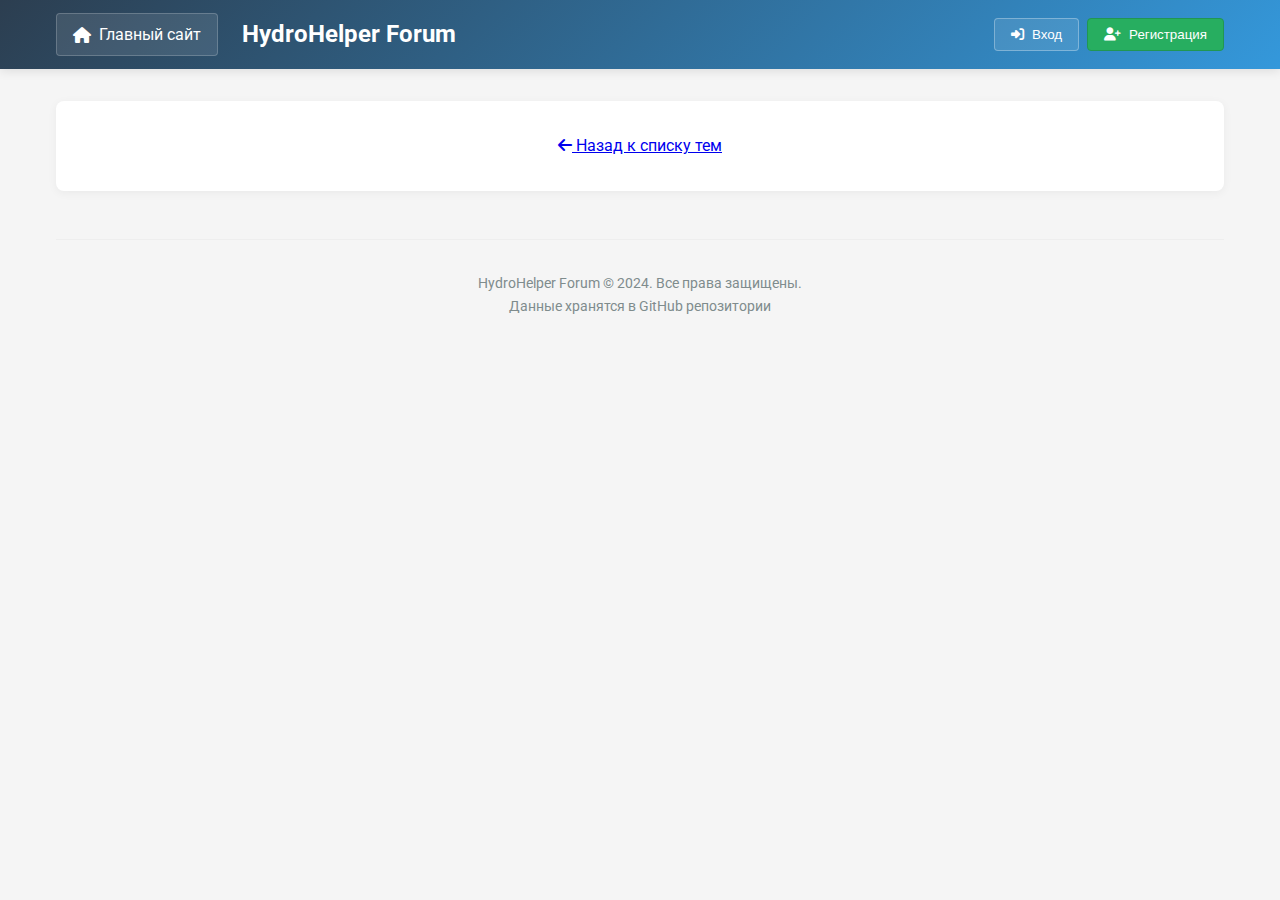
<file: topic.html>
<!DOCTYPE html>
<html lang="ru">
<head>
    <meta charset="UTF-8">
    <meta name="viewport" content="width=device-width, initial-scale=1.0">
    <title>Просмотр темы - HydroHelper Forum</title>
    <link rel="stylesheet" href="style.css">
    <link rel="stylesheet" href="https://cdnjs.cloudflare.com/ajax/libs/font-awesome/6.4.0/css/all.min.css">
    <link href="https://fonts.googleapis.com/css2?family=Roboto:wght@300;400;500;700&display=swap" rel="stylesheet">
</head>
<body>
    <!-- Навигационная панель -->
    <nav class="navbar">
        <div class="nav-container">
            <div class="nav-left">
                <a href="https://maksimf71.github.io/hydrohelper/" class="main-site-btn">
                    <i class="fas fa-home"></i> Главный сайт
                </a>
                <a href="index.html" class="logo">HydroHelper Forum</a>
            </div>
            <div class="nav-right">
                <div class="auth-buttons">
                    <button class="btn-login" id="loginBtn">
                        <i class="fas fa-sign-in-alt"></i>
                        <span class="btn-text">Вход</span>
                    </button>
                    <button class="btn-register" id="registerBtn">
                        <i class="fas fa-user-plus"></i>
                        <span class="btn-text">Регистрация</span>
                    </button>
                </div>
                <div class="user-menu hidden" id="userMenu">
                    <span class="username" id="usernameDisplay"></span>
                    <button class="btn-logout" id="logoutBtn">
                        <i class="fas fa-sign-out-alt"></i>
                    </button>
                </div>
            </div>
        </div>
    </nav>

    <div class="container">
        <header class="forum-header">
            <a href="index.html" class="back-btn">
                <i class="fas fa-arrow-left"></i> Назад к списку тем
            </a>
        </header>

        <main class="topic-view">
            <div class="topic-details" id="topicDetails">
                <!-- Тема будет загружена здесь -->
            </div>
        </main>

        <footer class="forum-footer">
            <p>HydroHelper Forum © 2024. Все права защищены.</p>
            <p>Данные хранятся в GitHub репозитории</p>
        </footer>
    </div>

    <script>
        // Простой скрипт для отображения темы
        document.addEventListener('DOMContentLoaded', function() {
            const params = new URLSearchParams(window.location.search);
            const topicId = params.get('id');
            
            if (topicId) {
                // В реальном приложении здесь будет загрузка темы из базы данных
                const topic = {
                    title: 'Пример темы',
                    author: 'Автор',
                    date: new Date().toISOString(),
                    content: 'Содержимое темы будет загружено здесь...'
                };
                
                document.getElementById('topicDetails').innerHTML = `
                    <h1>${topic.title}</h1>
                    <div class="topic-meta">
                        <span>Автор: ${topic.author}</span>
                        <span>Дата: ${new Date(topic.date).toLocaleDateString()}</span>
                    </div>
                    <div class="topic-content">
                        ${topic.content}
                    </div>
                `;
            }
        });
    </script>
</body>
</html>
</file>
<file: style.css>
* {
    margin: 0;
    padding: 0;
    box-sizing: border-box;
}

body {
    font-family: 'Roboto', sans-serif;
    line-height: 1.6;
    color: #333;
    background-color: #f5f5f5;
}

/* Навигационная панель */
.navbar {
    background: linear-gradient(135deg, #2c3e50 0%, #3498db 100%);
    color: white;
    padding: 0.8rem 0;
    box-shadow: 0 2px 10px rgba(0,0,0,0.1);
    position: sticky;
    top: 0;
    z-index: 1000;
}

.nav-container {
    max-width: 1200px;
    margin: 0 auto;
    display: flex;
    justify-content: space-between;
    align-items: center;
    padding: 0 1rem;
}

.nav-left {
    display: flex;
    align-items: center;
    gap: 1.5rem;
}

.main-site-btn {
    background: rgba(255, 255, 255, 0.1);
    color: white;
    padding: 0.5rem 1rem;
    border-radius: 4px;
    text-decoration: none;
    display: flex;
    align-items: center;
    gap: 0.5rem;
    transition: all 0.3s ease;
    border: 1px solid rgba(255, 255, 255, 0.2);
}

.main-site-btn:hover {
    background: rgba(255, 255, 255, 0.2);
    transform: translateY(-2px);
}

.logo {
    font-size: 1.5rem;
    font-weight: 700;
    color: white;
    text-decoration: none;
}

.nav-right {
    display: flex;
    align-items: center;
    gap: 1rem;
}

.auth-buttons {
    display: flex;
    gap: 0.5rem;
}

.btn-login, .btn-register {
    padding: 0.5rem 1rem;
    border: none;
    border-radius: 4px;
    cursor: pointer;
    font-weight: 500;
    display: flex;
    align-items: center;
    gap: 0.5rem;
    transition: all 0.3s ease;
}

.btn-login {
    background: rgba(255, 255, 255, 0.1);
    color: white;
    border: 1px solid rgba(255, 255, 255, 0.3);
}

.btn-register {
    background: #27ae60;
    color: white;
    border: 1px solid #219653;
}

.btn-login:hover {
    background: rgba(255, 255, 255, 0.2);
}

.btn-register:hover {
    background: #219653;
}

.user-menu {
    display: flex;
    align-items: center;
    gap: 1rem;
    padding: 0.5rem 1rem;
    background: rgba(255, 255, 255, 0.1);
    border-radius: 4px;
}

.username {
    font-weight: 500;
}

.btn-logout {
    background: none;
    border: none;
    color: white;
    cursor: pointer;
    padding: 0.3rem;
    border-radius: 4px;
    transition: background 0.3s ease;
}

.btn-logout:hover {
    background: rgba(255, 255, 255, 0.1);
}

/* Основной контейнер */
.container {
    max-width: 1200px;
    margin: 2rem auto;
    padding: 0 1rem;
}

/* Заголовок форума */
.forum-header {
    text-align: center;
    margin-bottom: 2rem;
    padding: 2rem;
    background: white;
    border-radius: 8px;
    box-shadow: 0 2px 10px rgba(0,0,0,0.05);
}

.forum-header h1 {
    color: #2c3e50;
    margin-bottom: 0.5rem;
    font-size: 2.5rem;
}

.forum-header p {
    color: #7f8c8d;
    font-size: 1.1rem;
}

/* Создание темы */
.create-topic {
    margin-bottom: 2rem;
    text-align: center;
}

.btn-create-topic {
    background: linear-gradient(135deg, #3498db 0%, #2980b9 100%);
    color: white;
    border: none;
    padding: 1rem 2rem;
    border-radius: 6px;
    font-size: 1.1rem;
    font-weight: 500;
    cursor: pointer;
    display: inline-flex;
    align-items: center;
    gap: 0.5rem;
    transition: all 0.3s ease;
}

.btn-create-topic:hover {
    transform: translateY(-2px);
    box-shadow: 0 4px 15px rgba(52, 152, 219, 0.3);
}

/* Заголовок списка тем */
.topics-header {
    display: flex;
    justify-content: space-between;
    align-items: center;
    margin-bottom: 1.5rem;
    padding: 1rem;
    background: white;
    border-radius: 8px;
    box-shadow: 0 2px 10px rgba(0,0,0,0.05);
}

.topics-header h2 {
    color: #2c3e50;
    font-size: 1.8rem;
}

.topics-filter select {
    padding: 0.5rem 1rem;
    border: 1px solid #ddd;
    border-radius: 4px;
    background: white;
    font-size: 1rem;
    color: #333;
    cursor: pointer;
}

/* Список тем */
.topics-list {
    display: grid;
    gap: 1rem;
}

.topic-card {
    background: white;
    border-radius: 8px;
    padding: 1.5rem;
    box-shadow: 0 2px 10px rgba(0,0,0,0.05);
    transition: transform 0.3s ease, box-shadow 0.3s ease;
    cursor: pointer;
    border-left: 4px solid #3498db;
}

.topic-card:hover {
    transform: translateY(-2px);
    box-shadow: 0 4px 20px rgba(0,0,0,0.1);
}

.topic-header {
    display: flex;
    justify-content: space-between;
    align-items: flex-start;
    margin-bottom: 1rem;
}

.topic-title {
    font-size: 1.3rem;
    color: #2c3e50;
    font-weight: 500;
    margin-bottom: 0.5rem;
}

.topic-category {
    display: inline-block;
    padding: 0.3rem 0.8rem;
    background: #e8f4fc;
    color: #3498db;
    border-radius: 20px;
    font-size: 0.9rem;
    font-weight: 500;
}

.topic-author {
    color: #7f8c8d;
    font-size: 0.9rem;
    margin-bottom: 0.5rem;
}

.topic-date {
    color: #95a5a6;
    font-size: 0.85rem;
}

.topic-content {
    color: #555;
    margin-bottom: 1rem;
    line-height: 1.5;
}

.topic-stats {
    display: flex;
    gap: 1rem;
    color: #7f8c8d;
    font-size: 0.9rem;
}

/* Модальные окна */
.modal-overlay {
    position: fixed;
    top: 0;
    left: 0;
    right: 0;
    bottom: 0;
    background: rgba(0, 0, 0, 0.5);
    z-index: 1001;
    backdrop-filter: blur(3px);
}

.modal {
    position: fixed;
    top: 50%;
    left: 50%;
    transform: translate(-50%, -50%);
    background: white;
    border-radius: 8px;
    box-shadow: 0 10px 40px rgba(0,0,0,0.2);
    z-index: 1002;
    width: 90%;
    max-width: 500px;
    max-height: 90vh;
    overflow-y: auto;
}

.modal-header {
    display: flex;
    justify-content: space-between;
    align-items: center;
    padding: 1.5rem;
    border-bottom: 1px solid #eee;
}

.modal-header h3 {
    color: #2c3e50;
    font-size: 1.3rem;
}

.modal-close {
    background: none;
    border: none;
    font-size: 1.5rem;
    cursor: pointer;
    color: #7f8c8d;
    padding: 0;
    width: 30px;
    height: 30px;
    display: flex;
    align-items: center;
    justify-content: center;
    border-radius: 50%;
    transition: background 0.3s ease;
}

.modal-close:hover {
    background: #f5f5f5;
}

.modal-body {
    padding: 1.5rem;
}

/* Формы */
.form-group {
    margin-bottom: 1.5rem;
}

.form-group label {
    display: block;
    margin-bottom: 0.5rem;
    color: #2c3e50;
    font-weight: 500;
}

.form-group input,
.form-group select,
.form-group textarea {
    width: 100%;
    padding: 0.8rem;
    border: 1px solid #ddd;
    border-radius: 4px;
    font-size: 1rem;
    font-family: 'Roboto', sans-serif;
}

.form-group input:focus,
.form-group select:focus,
.form-group textarea:focus {
    outline: none;
    border-color: #3498db;
    box-shadow: 0 0 0 2px rgba(52, 152, 219, 0.2);
}

.form-group small {
    display: block;
    margin-top: 0.3rem;
    color: #7f8c8d;
    font-size: 0.85rem;
}

.btn-submit {
    width: 100%;
    padding: 1rem;
    background: linear-gradient(135deg, #27ae60 0%, #219653 100%);
    color: white;
    border: none;
    border-radius: 4px;
    font-size: 1rem;
    font-weight: 500;
    cursor: pointer;
    transition: all 0.3s ease;
}

.btn-submit:hover {
    transform: translateY(-2px);
    box-shadow: 0 4px 15px rgba(39, 174, 96, 0.3);
}

.form-error {
    margin-top: 1rem;
    padding: 1rem;
    background: #fee;
    color: #c0392b;
    border-radius: 4px;
    border-left: 4px solid #c0392b;
}

/* Подвал */
.forum-footer {
    text-align: center;
    margin-top: 3rem;
    padding: 2rem;
    color: #7f8c8d;
    font-size: 0.9rem;
    border-top: 1px solid #eee;
}

/* Вспомогательные классы */
.hidden {
    display: none !important;
}

/* Адаптивность для мобильных устройств */
@media (max-width: 768px) {
    .nav-container {
        flex-direction: column;
        gap: 1rem;
        padding: 0.5rem;
    }

    .nav-left {
        width: 100%;
        justify-content: space-between;
    }

    .nav-right {
        width: 100%;
        justify-content: center;
    }

    .auth-buttons {
        width: 100%;
        justify-content: center;
    }

    .btn-login, .btn-register {
        flex: 1;
        justify-content: center;
        padding: 0.6rem;
        max-width: 150px;
    }

    .btn-text {
        font-size: 0.9rem;
    }

    .user-menu {
        width: 100%;
        justify-content: center;
    }

    .forum-header h1 {
        font-size: 2rem;
    }

    .topics-header {
        flex-direction: column;
        gap: 1rem;
        text-align: center;
    }

    .topics-filter {
        width: 100%;
    }

    .topics-filter select {
        width: 100%;
    }

    .topic-header {
        flex-direction: column;
        gap: 0.5rem;
    }

    .modal {
        width: 95%;
        margin: 1rem;
    }

    .container {
        margin: 1rem auto;
        padding: 0 0.5rem;
    }

    .create-topic {
        margin-bottom: 1rem;
    }

    .btn-create-topic {
        width: 100%;
        justify-content: center;
        padding: 0.8rem;
        font-size: 1rem;
    }
}

@media (max-width: 480px) {
    .main-site-btn span {
        display: none;
    }

    .main-site-btn {
        padding: 0.5rem;
    }

    .logo {
        font-size: 1.2rem;
    }

    .btn-login, .btn-register {
        padding: 0.5rem;
        min-width: 80px;
    }

    .btn-text {
        display: none;
    }

    .btn-login i, .btn-register i {
        margin: 0;
        font-size: 1.1rem;
    }

    .forum-header {
        padding: 1rem;
    }

    .forum-header h1 {
        font-size: 1.5rem;
    }

    .forum-header p {
        font-size: 1rem;
    }

    .topic-card {
        padding: 1rem;
    }

    .topic-title {
        font-size: 1.1rem;
    }
}
</file>
